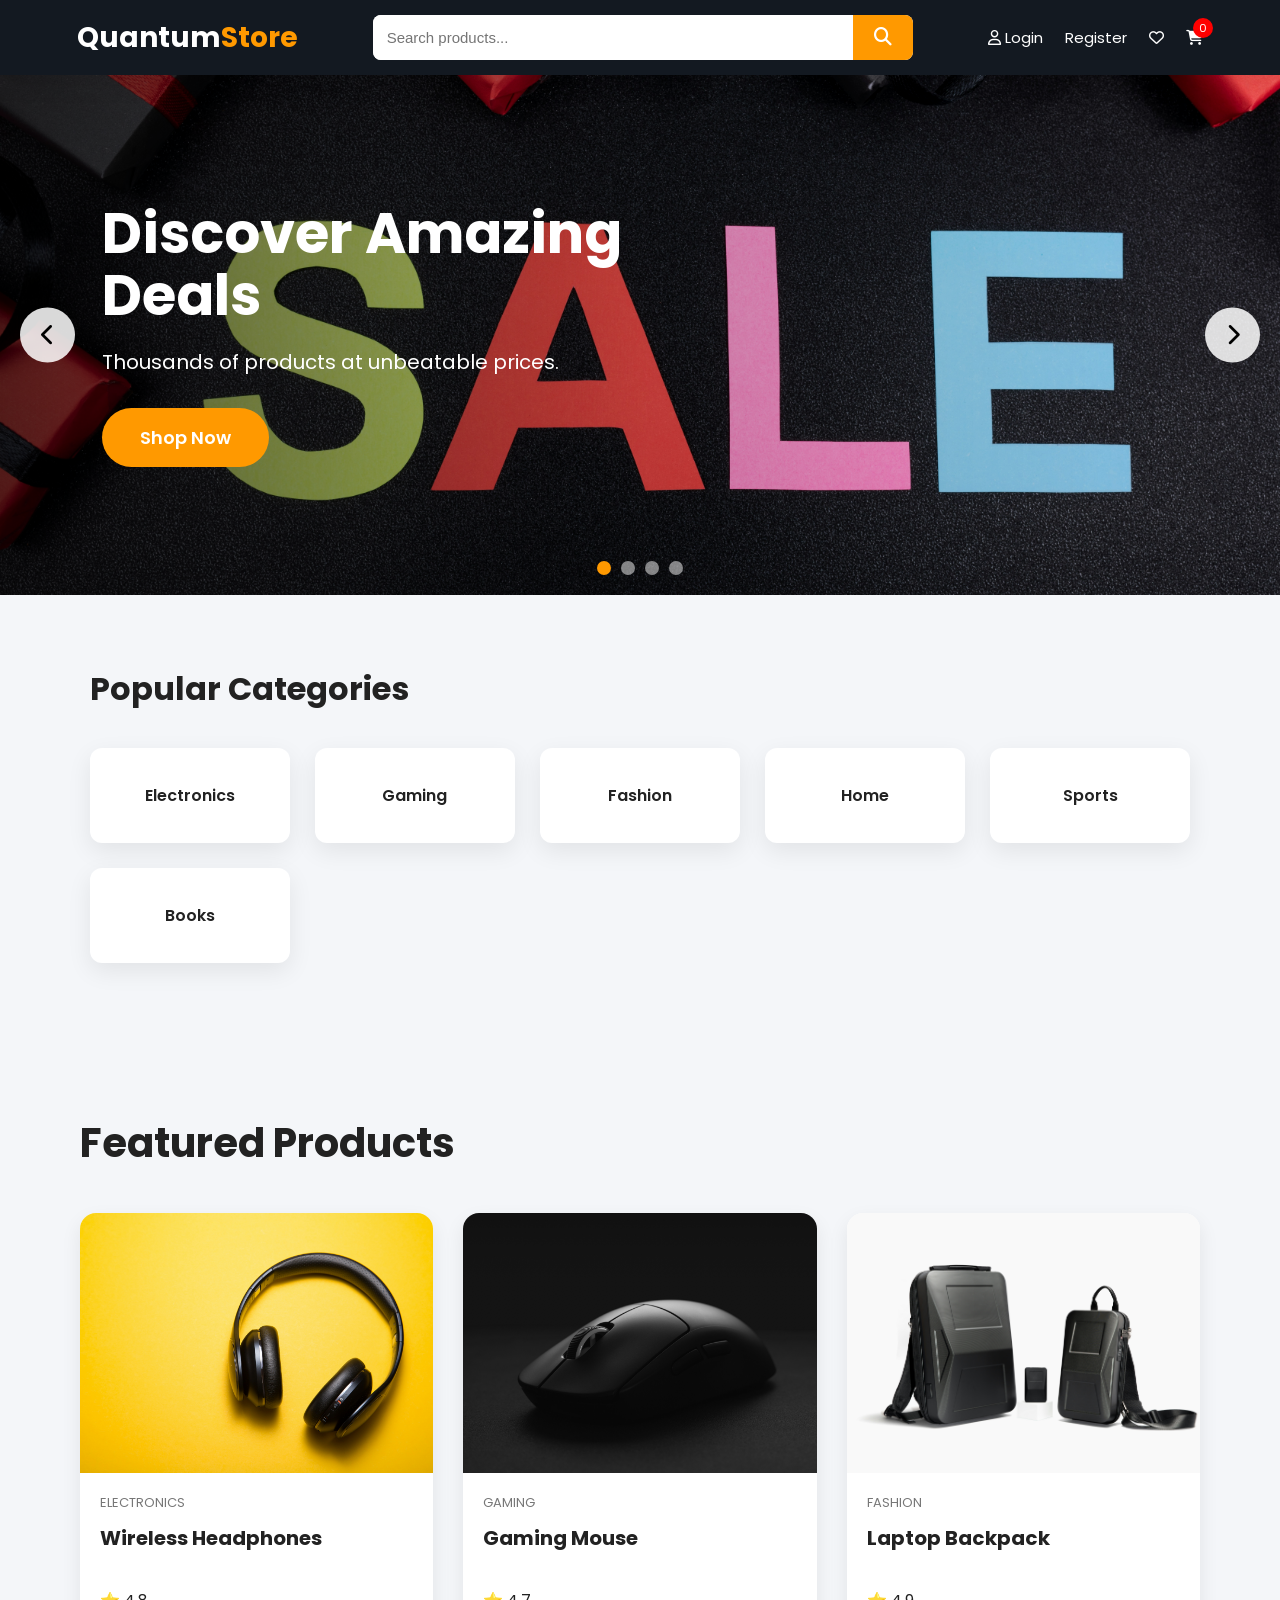
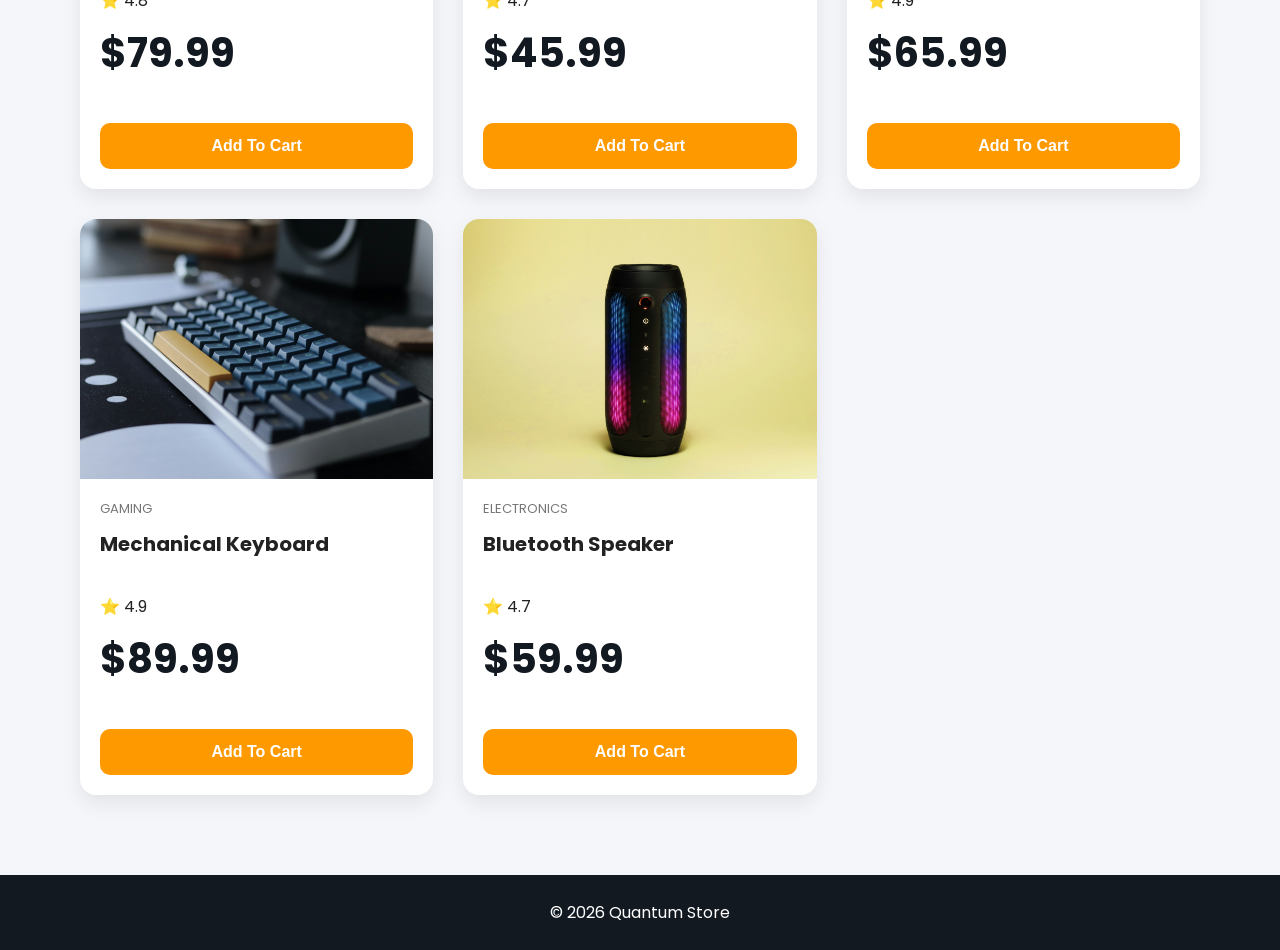
<file: docs/index.html>
<!DOCTYPE html>
<html lang="en">

<head>

    <meta charset="UTF-8">
    <meta name="viewport" content="width=device-width, initial-scale=1.0">

    <title>Quantum Store</title>

    <link rel="stylesheet" href="css/design.css">
    <link rel="stylesheet" href="css/responsive.css">

    <link rel="preconnect" href="https://fonts.googleapis.com">

    <link href="https://fonts.googleapis.com/css2?family=Poppins:wght@300;400;500;600;700&display=swap"
        rel="stylesheet">

    <link rel="stylesheet"
        href="https://cdnjs.cloudflare.com/ajax/libs/font-awesome/6.7.2/css/all.min.css">
        

</head>

<body>

    <header>

        <nav class="navbar">

            <div class="nav-left">

                <div class="hamburger">

                    <span></span>
                    <span></span>
                    <span></span>

                </div>

                <div class="logo">

                    <h2>Quantum<span>Store</span></h2>

                </div>

            </div>

            <div class="search-box">

                <input
    type="text"
    id="searchInput"
    placeholder="Search products..."
>

                <button>

                    <i class="fa-solid fa-magnifying-glass"></i>

                </button>

            </div>

            <div class="nav-right">

               <a href="login.html" id="login-link">
    <i class="fa-regular fa-user"></i>
    Login
</a>

<a href="register.html" id="register-link">
    Register
</a>

<span id="user-welcome" style="display:none;"></span>

<a href="#" id="logout-link" style="display:none;">
    Logout
</a>

                <a href="#">

                    <i class="fa-regular fa-heart"></i>

                </a>

                <a href="cart.html" class="cart">

                    <i class="fa-solid fa-cart-shopping"></i>

                    <span class="cart-count">0</span>

                </a>

            </div>

        </nav>

    </header>
    <!-- HERO SLIDER -->

<section class="hero">

    <div class="slides">

        <div class="slide active">

    <img src="images/hero/hero1.jpg" alt="Hero 1">

    <div class="hero-overlay">

        <h1>Discover Amazing Deals</h1>

        <p>Thousands of products at unbeatable prices.</p>

        <a href="#products" class="hero-btn">Shop Now</a>

    </div>

</div>

       <div class="slide">

    <img src="images/hero/hero2.jpg" alt="Hero 2">

    <div class="hero-overlay">

        <h1>Gaming Essentials</h1>

        <p>Upgrade your setup with premium gear.</p>

        <a href="#products" class="hero-btn">Shop Now</a>

    </div>

</div>
       <div class="slide">

    <img src="images/hero/hero3.jpg" alt="Hero 3">

    <div class="hero-overlay">

        <h1>Fashion Collection</h1>

        <p>Fresh styles for every occasion.</p>

        <a href="#products" class="hero-btn">Shop Now</a>

    </div>

</div>

       <div class="slide">

    <img src="images/hero/hero4.jpg" alt="Hero 4">

    <div class="hero-overlay">

        <h1>Home & Living</h1>

        <p>Everything you need to refresh your home.</p>

        <a href="#products" class="hero-btn">Shop Now</a>

    </div>

</div>

    </div>

    <button class="prev">
        <i class="fa-solid fa-chevron-left"></i>
    </button>

    <button class="next">
        <i class="fa-solid fa-chevron-right"></i>
    </button>

    <div class="dots">

        <span class="dot active"></span>

        <span class="dot"></span>

        <span class="dot"></span>

        <span class="dot"></span>

    </div>

</section>

    <!-- Mobile Menu -->

    <aside class="mobile-menu">

        <a href="index.html">Home</a>

        <a href="#">Today's Deals</a>

        <a href="#">Electronics</a>

        <a href="#">Fashion</a>

        <a href="#">Gaming</a>

        <a href="#">Books</a>

        <a href="login.html">Login</a>

        <a href="register.html">Register</a>

        <a href="cart.html">Cart</a>

    </aside>

   
    <!-- Categories -->

    <section class="categories">

        <h2>Popular Categories</h2>

        <div class="category-grid">

            <div class="category-card">Electronics</div>

            <div class="category-card">Gaming</div>

            <div class="category-card">Fashion</div>

            <div class="category-card">Home</div>

            <div class="category-card">Sports</div>

            <div class="category-card">Books</div>

        </div>

    </section>

    <!-- Products -->

    <section class="products" id="products">

        <h2>Featured Products</h2>

        <div class="product-grid">

        </div>

    </section>

    <footer>

        <p>

            © 2026 Quantum Store

        </p>

    </footer>

   <script src="js/menu.js"></script>
   <script src="js/app.js"></script>

</body>

</html>
</file>
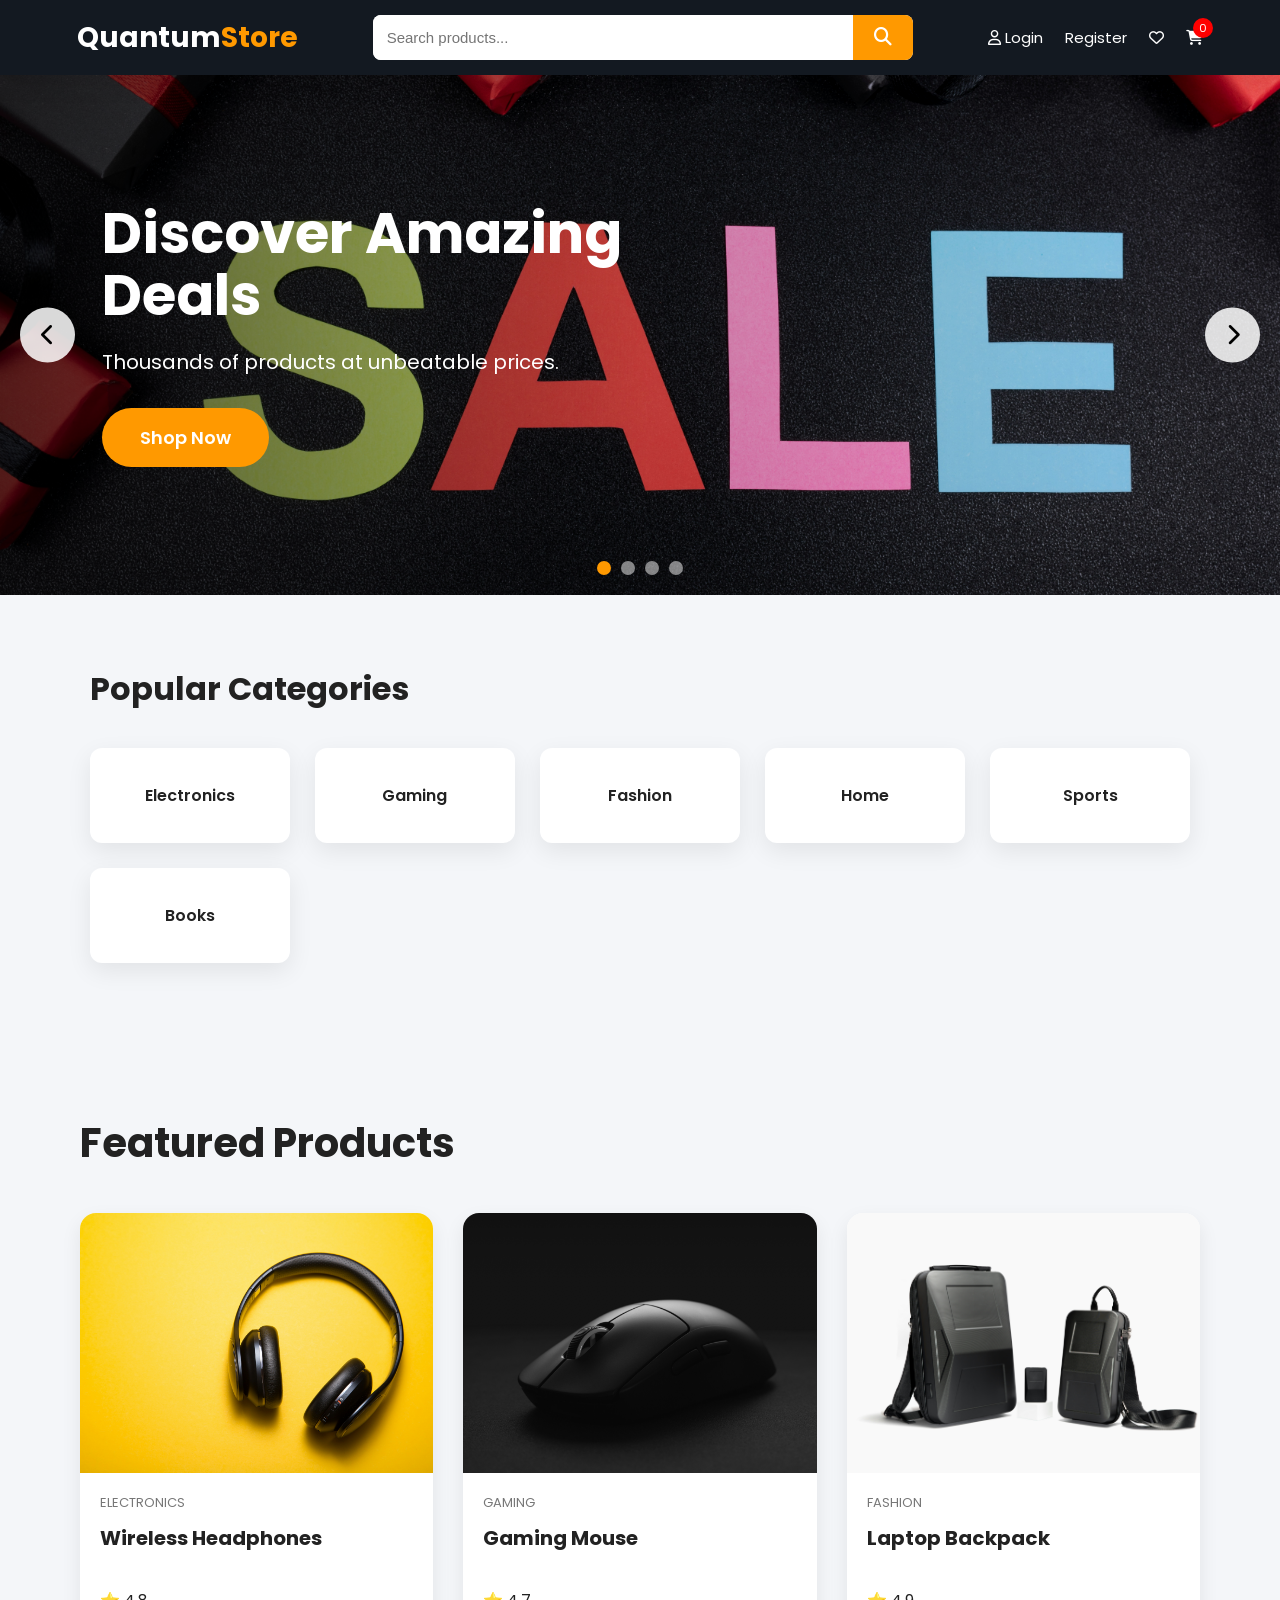
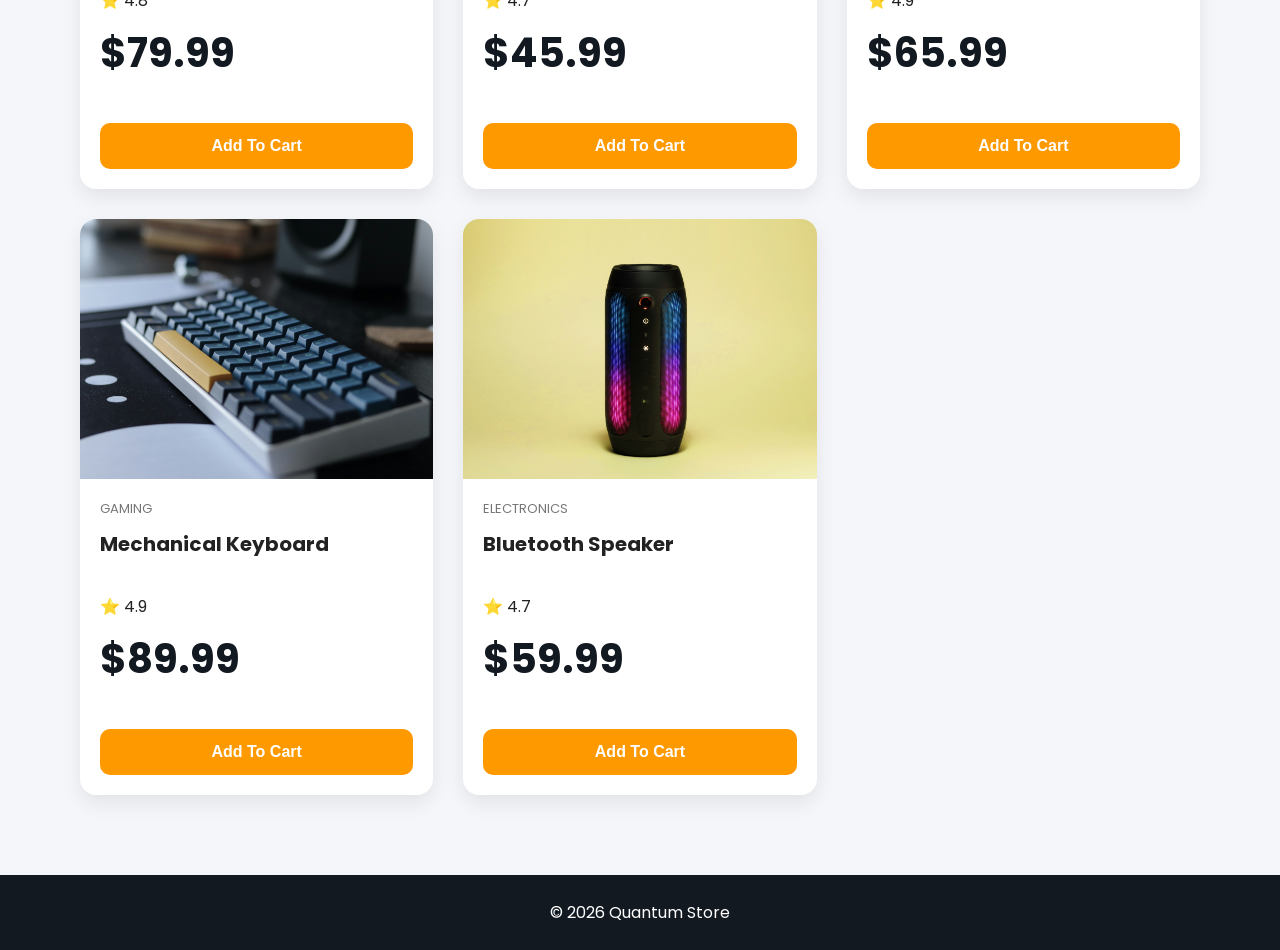
<file: html/index.html>
<!DOCTYPE html>
<html lang="en">

<head>

    <meta charset="UTF-8">
    <meta name="viewport" content="width=device-width, initial-scale=1.0">

    <title>Quantum Store</title>

    <link rel="stylesheet" href="../css/design.css">
    <link rel="stylesheet" href="../css/responsive.css">

    <link rel="preconnect" href="https://fonts.googleapis.com">

    <link href="https://fonts.googleapis.com/css2?family=Poppins:wght@300;400;500;600;700&display=swap"
        rel="stylesheet">

    <link rel="stylesheet"
        href="https://cdnjs.cloudflare.com/ajax/libs/font-awesome/6.7.2/css/all.min.css">
        

</head>

<body>

    <header>

        <nav class="navbar">

            <div class="nav-left">

                <div class="hamburger">

                    <span></span>
                    <span></span>
                    <span></span>

                </div>

                <div class="logo">

                    <h2>Quantum<span>Store</span></h2>

                </div>

            </div>

            <div class="search-box">

                <input
    type="text"
    id="searchInput"
    placeholder="Search products..."
>

                <button>

                    <i class="fa-solid fa-magnifying-glass"></i>

                </button>

            </div>

            <div class="nav-right">

               <a href="login.html" id="login-link">
    <i class="fa-regular fa-user"></i>
    Login
</a>

<a href="register.html" id="register-link">
    Register
</a>

<span id="user-welcome" style="display:none;"></span>

<a href="#" id="logout-link" style="display:none;">
    Logout
</a>

                <a href="#">

                    <i class="fa-regular fa-heart"></i>

                </a>

                <a href="cart.html" class="cart">

                    <i class="fa-solid fa-cart-shopping"></i>

                    <span class="cart-count">0</span>

                </a>

            </div>

        </nav>

    </header>
    <!-- HERO SLIDER -->

<section class="hero">

    <div class="slides">

        <div class="slide active">

    <img src="../images/hero/hero1.jpg" alt="Hero 1">

    <div class="hero-overlay">

        <h1>Discover Amazing Deals</h1>

        <p>Thousands of products at unbeatable prices.</p>

        <a href="#products" class="hero-btn">Shop Now</a>

    </div>

</div>

       <div class="slide">

    <img src="../images/hero/hero2.jpg" alt="Hero 2">

    <div class="hero-overlay">

        <h1>Gaming Essentials</h1>

        <p>Upgrade your setup with premium gear.</p>

        <a href="#products" class="hero-btn">Shop Now</a>

    </div>

</div>
       <div class="slide">

    <img src="../images/hero/hero3.jpg" alt="Hero 3">

    <div class="hero-overlay">

        <h1>Fashion Collection</h1>

        <p>Fresh styles for every occasion.</p>

        <a href="#products" class="hero-btn">Shop Now</a>

    </div>

</div>

       <div class="slide">

    <img src="../images/hero/hero4.jpg" alt="Hero 4">

    <div class="hero-overlay">

        <h1>Home & Living</h1>

        <p>Everything you need to refresh your home.</p>

        <a href="#products" class="hero-btn">Shop Now</a>

    </div>

</div>

    </div>

    <button class="prev">
        <i class="fa-solid fa-chevron-left"></i>
    </button>

    <button class="next">
        <i class="fa-solid fa-chevron-right"></i>
    </button>

    <div class="dots">

        <span class="dot active"></span>

        <span class="dot"></span>

        <span class="dot"></span>

        <span class="dot"></span>

    </div>

</section>

    <!-- Mobile Menu -->

    <aside class="mobile-menu">

        <a href="index.html">Home</a>

        <a href="#">Today's Deals</a>

        <a href="#">Electronics</a>

        <a href="#">Fashion</a>

        <a href="#">Gaming</a>

        <a href="#">Books</a>

        <a href="login.html">Login</a>

        <a href="register.html">Register</a>

        <a href="cart.html">Cart</a>

    </aside>

   
    <!-- Categories -->

    <section class="categories">

        <h2>Popular Categories</h2>

        <div class="category-grid">

            <div class="category-card">Electronics</div>

            <div class="category-card">Gaming</div>

            <div class="category-card">Fashion</div>

            <div class="category-card">Home</div>

            <div class="category-card">Sports</div>

            <div class="category-card">Books</div>

        </div>

    </section>

    <!-- Products -->

    <section class="products" id="products">

        <h2>Featured Products</h2>

        <div class="product-grid">

        </div>

    </section>

    <footer>

        <p>

            © 2026 Quantum Store

        </p>

    </footer>

    <script src="../js/menu.js"></script>
    <script src="../js/app.js"></script>

</body>

</html>
</file>
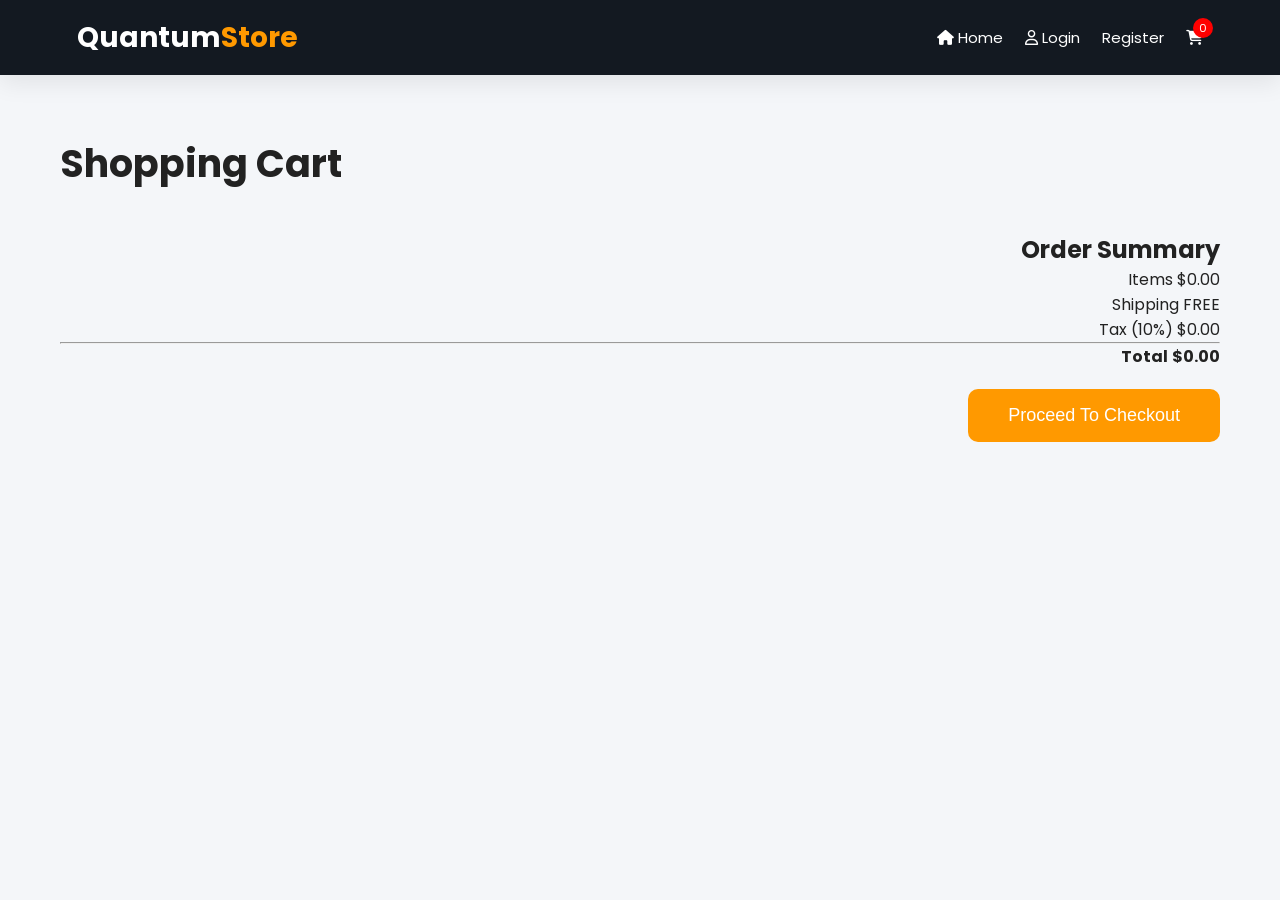
<file: docs/cart.html>
<!DOCTYPE html>
<html lang="en">

<head>

    <meta charset="UTF-8">
    <meta name="viewport" content="width=device-width, initial-scale=1.0">

    <title>Shopping Cart | Quantum Store</title>

    <link rel="stylesheet" href="css/design.css">
    <link rel="stylesheet" href="css/responsive.css">

    <link rel="preconnect" href="https://fonts.googleapis.com">

    <link href="https://fonts.googleapis.com/css2?family=Poppins:wght@300;400;500;600;700&display=swap"
        rel="stylesheet">

    <link rel="stylesheet"
        href="https://cdnjs.cloudflare.com/ajax/libs/font-awesome/6.7.2/css/all.min.css">

</head>

<body>

    <header>

        <nav class="navbar">

            <div class="logo">

                <h2>Quantum<span>Store</span></h2>

            </div>

            <div class="nav-right">

    <a href="index.html">
        <i class="fa-solid fa-house"></i>
        Home
    </a>

    <a href="login.html" id="login-link">
        <i class="fa-regular fa-user"></i>
        Login
    </a>

    <a href="register.html" id="register-link">
        Register
    </a>

    <span id="user-welcome" style="display:none;"></span>

    <a href="#" id="logout-link" style="display:none;">
        Logout
    </a>

    <a href="cart.html" class="cart">
        <i class="fa-solid fa-cart-shopping"></i>
        <span class="cart-count">0</span>
    </a>

</div>

        </nav>

    </header>

    <main class="cart-page">

        <h1>Shopping Cart</h1>

        <div class="cart-items">

            <!-- Products will appear here -->

        </div>

       <div class="cart-summary">

    <h2>Order Summary</h2>

    <div class="summary-row">
        <span>Items</span>
        <span>$<span id="items-total">0.00</span></span>
    </div>

    <div class="summary-row">
        <span>Shipping</span>
        <span>FREE</span>
    </div>

    <div class="summary-row">
        <span>Tax (10%)</span>
        <span>$<span id="tax-total">0.00</span></span>
    </div>

    <hr>

    <div class="summary-row total-row">
        <strong>Total</strong>
        <strong>$<span id="cart-total">0.00</span></strong>
    </div>

    <a href="checkout.html">

    <button class="checkout-btn">

        Proceed To Checkout

    </button>

</a>

</div>

    </main>

    <script src="js/cart.js"></script>

</body>

</html>
</file>
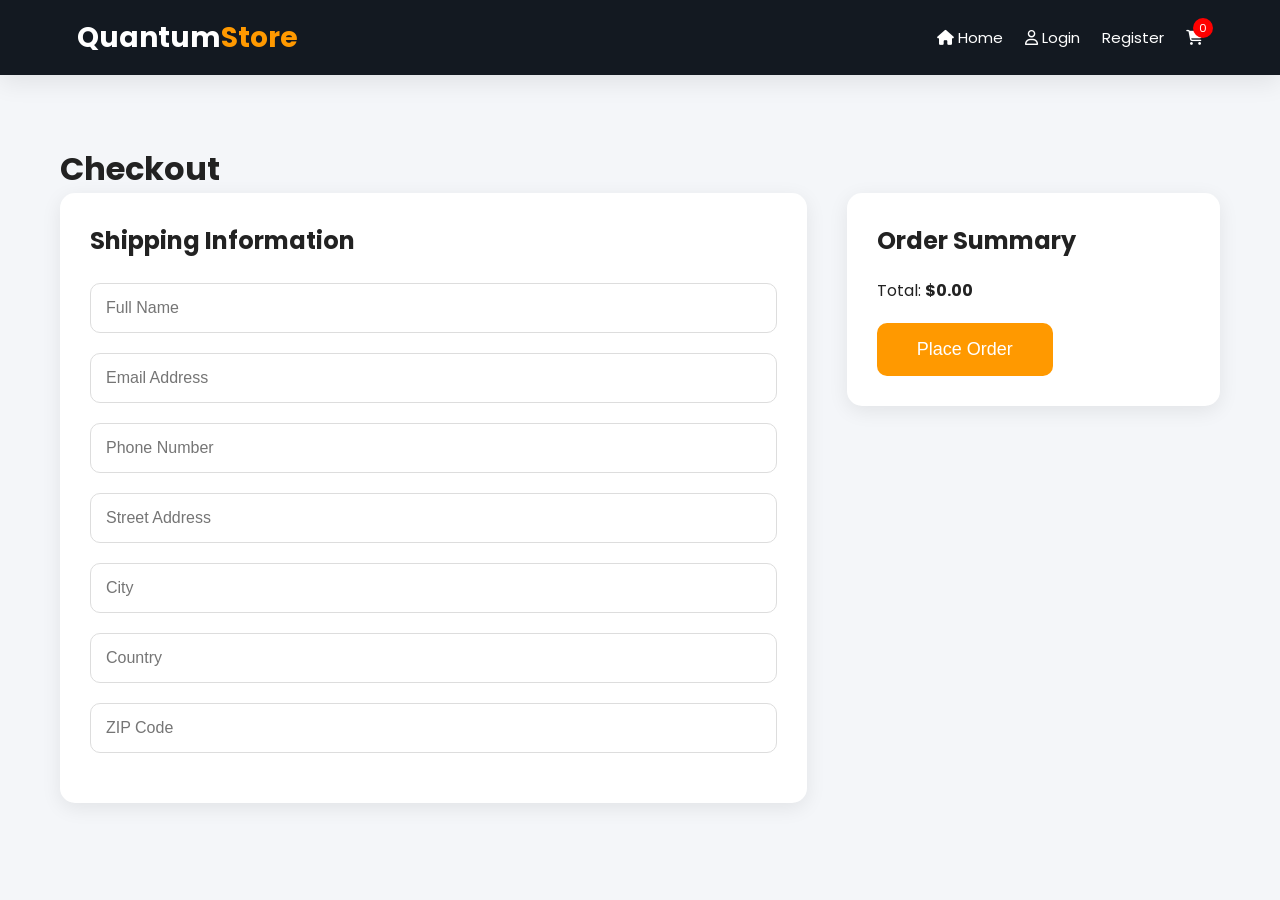
<file: docs/checkout.html>
<!DOCTYPE html>
<html lang="en">

<head>

    <meta charset="UTF-8">
    <meta name="viewport" content="width=device-width, initial-scale=1.0">

    <title>Shopping Cart | Quantum Store</title>

    <link rel="stylesheet" href="css/design.css">
    <link rel="stylesheet" href="css/responsive.css">

    <link rel="preconnect" href="https://fonts.googleapis.com">

    <link href="https://fonts.googleapis.com/css2?family=Poppins:wght@300;400;500;600;700&display=swap"
        rel="stylesheet">

    <link rel="stylesheet"
        href="https://cdnjs.cloudflare.com/ajax/libs/font-awesome/6.7.2/css/all.min.css">

</head>

<body>

    <header>

        <nav class="navbar">

            <div class="logo">

                <h2>Quantum<span>Store</span></h2>

            </div>

            <div class="nav-right">

    <a href="index.html">
        <i class="fa-solid fa-house"></i>
        Home
    </a>

    <a href="login.html" id="login-link">
        <i class="fa-regular fa-user"></i>
        Login
    </a>

    <a href="register.html" id="register-link">
        Register
    </a>

    <span id="user-welcome" style="display:none;"></span>

    <a href="#" id="logout-link" style="display:none;">
        Logout
    </a>

    <a href="cart.html" class="cart">
        <i class="fa-solid fa-cart-shopping"></i>
        <span class="cart-count">0</span>
    </a>

</div>
        </nav>

    </header>

    <main class="checkout-page">

    <h1>Checkout</h1>

    <div class="checkout-container">

        <div class="checkout-form">

            <h2>Shipping Information</h2>

            <input type="text" id="full-name" placeholder="Full Name">

            <input type="email" id="email" placeholder="Email Address">

            <input type="tel" id="phone" placeholder="Phone Number">

            <input type="text" id="address" placeholder="Street Address">

            <input type="text" id="city" placeholder="City">

            <input type="text" id="country" placeholder="Country">

            <input type="text" id="zip" placeholder="ZIP Code">
        </div>

        <div class="order-summary">

            <h2>Order Summary</h2>

            <p>Total: <strong>$<span id="checkout-total">0.00</span></strong></p>

           <button
    class="checkout-btn"
    id="place-order"
>

    Place Order

</button>
        </div>

    </div>

</main>

    <script src="../js/checkout.js"></script>

</body>

</html>
</file>
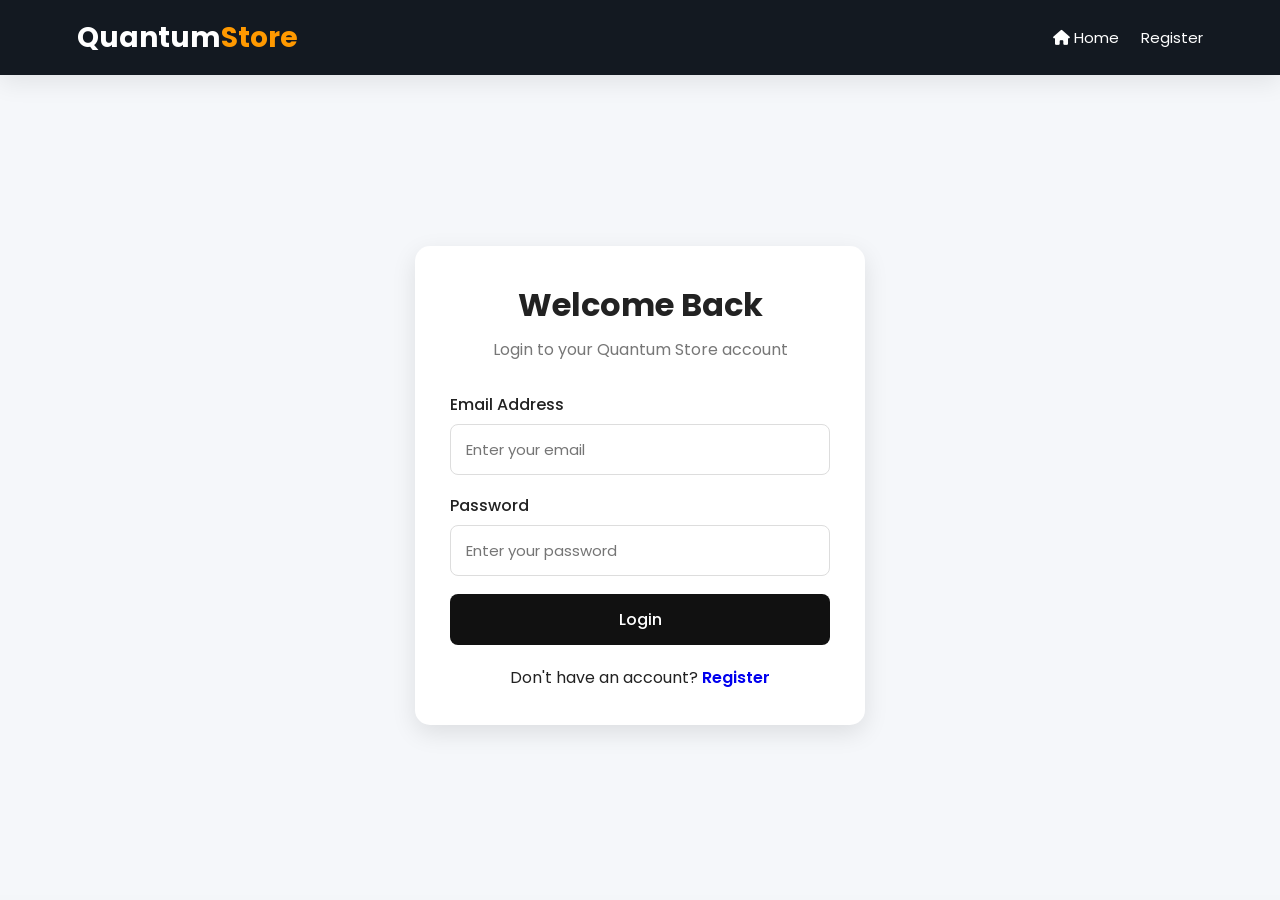
<file: docs/login.html>
<!DOCTYPE html>
<html lang="en">

<head>

    <meta charset="UTF-8">
    <meta name="viewport" content="width=device-width, initial-scale=1.0">

    <title>Login | Quantum Store</title>

    <link rel="stylesheet" href="css/design.css">
    <link rel="stylesheet" href="css/responsive.css">

    <link rel="preconnect" href="https://fonts.googleapis.com">

    <link href="https://fonts.googleapis.com/css2?family=Poppins:wght@300;400;500;600;700&display=swap"
        rel="stylesheet">

    <link rel="stylesheet"
        href="https://cdnjs.cloudflare.com/ajax/libs/font-awesome/6.7.2/css/all.min.css">

</head>

<body>

    <header>

        <nav class="navbar">

            <div class="logo">

                <h2>Quantum<span>Store</span></h2>

            </div>

            <div class="nav-right">

                <a href="index.html">
                    <i class="fa-solid fa-house"></i>
                    Home
                </a>

                <a href="register.html">
                    Register
                </a>

            </div>

        </nav>

    </header>


    <main class="auth-page">

        <div class="auth-container">

            <h1>Welcome Back</h1>

            <p class="auth-subtitle">
                Login to your Quantum Store account
            </p>


            <form id="loginForm">

                <label for="login-email">
                    Email Address
                </label>

                <input
                    type="email"
                    id="login-email"
                    placeholder="Enter your email"
                    required
                >


                <label for="login-password">
                    Password
                </label>

                <input
                    type="password"
                    id="login-password"
                    placeholder="Enter your password"
                    required
                >


                <button type="submit" class="auth-btn">
                    Login
                </button>

            </form>


            <p id="login-message"></p>


            <p class="auth-link">

                Don't have an account?

                <a href="register.html">
                    Register
                </a>

            </p>

        </div>

    </main>


    <script src="js/login.js"></script>

</body>

</html>
</file>
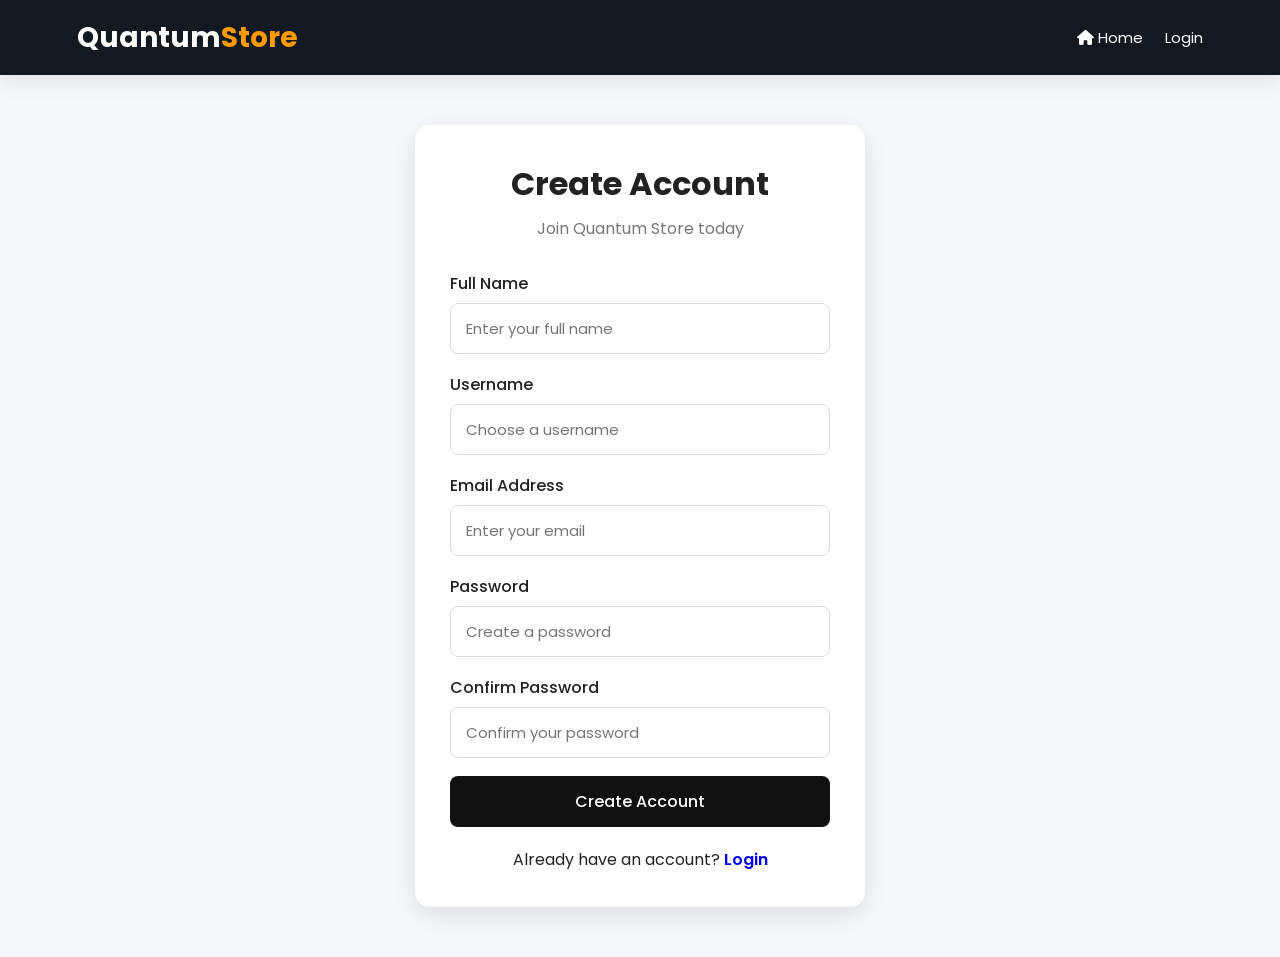
<file: docs/register.html>
<!DOCTYPE html>
<html lang="en">

<head>

    <meta charset="UTF-8">
    <meta name="viewport" content="width=device-width, initial-scale=1.0">

    <title>Register | Quantum Store</title>

    <link rel="stylesheet" href="css/design.css">
    <link rel="stylesheet" href="css/responsive.css">

    <link rel="preconnect" href="https://fonts.googleapis.com">

    <link href="https://fonts.googleapis.com/css2?family=Poppins:wght@300;400;500;600;700&display=swap"
        rel="stylesheet">

    <link rel="stylesheet"
        href="https://cdnjs.cloudflare.com/ajax/libs/font-awesome/6.7.2/css/all.min.css">

</head>

<body>

    <header>

        <nav class="navbar">

            <div class="logo">

                <h2>Quantum<span>Store</span></h2>

            </div>

            <div class="nav-right">

                <a href="index.html">
                    <i class="fa-solid fa-house"></i>
                    Home
                </a>

                <a href="login.html">
                    Login
                </a>

            </div>

        </nav>

    </header>


    <main class="auth-page">

        <div class="auth-container">

            <h1>Create Account</h1>

            <p class="auth-subtitle">
                Join Quantum Store today
            </p>

            <form id="registerForm">

                <label for="register-name">
                    Full Name
                </label>

                <input
                    type="text"
                    id="register-name"
                    placeholder="Enter your full name"
                    required
                >


                <label for="register-username">
                    Username
                </label>

                <input
                    type="text"
                    id="register-username"
                    placeholder="Choose a username"
                    required
                >


                <label for="register-email">
                    Email Address
                </label>

                <input
                    type="email"
                    id="register-email"
                    placeholder="Enter your email"
                    required
                >


                <label for="register-password">
                    Password
                </label>

                <input
                    type="password"
                    id="register-password"
                    placeholder="Create a password"
                    required
                >


                <label for="register-confirm-password">
                    Confirm Password
                </label>

                <input
                    type="password"
                    id="register-confirm-password"
                    placeholder="Confirm your password"
                    required
                >


                <button type="submit" class="auth-btn">
                    Create Account
                </button>

            </form>

            <p id="register-message"></p>

            <p class="auth-link">

                Already have an account?

                <a href="login.html">
                    Login
                </a>

            </p>

        </div>

    </main>


    <script src="js/register.js"></script>

</body>

</html>
</file>
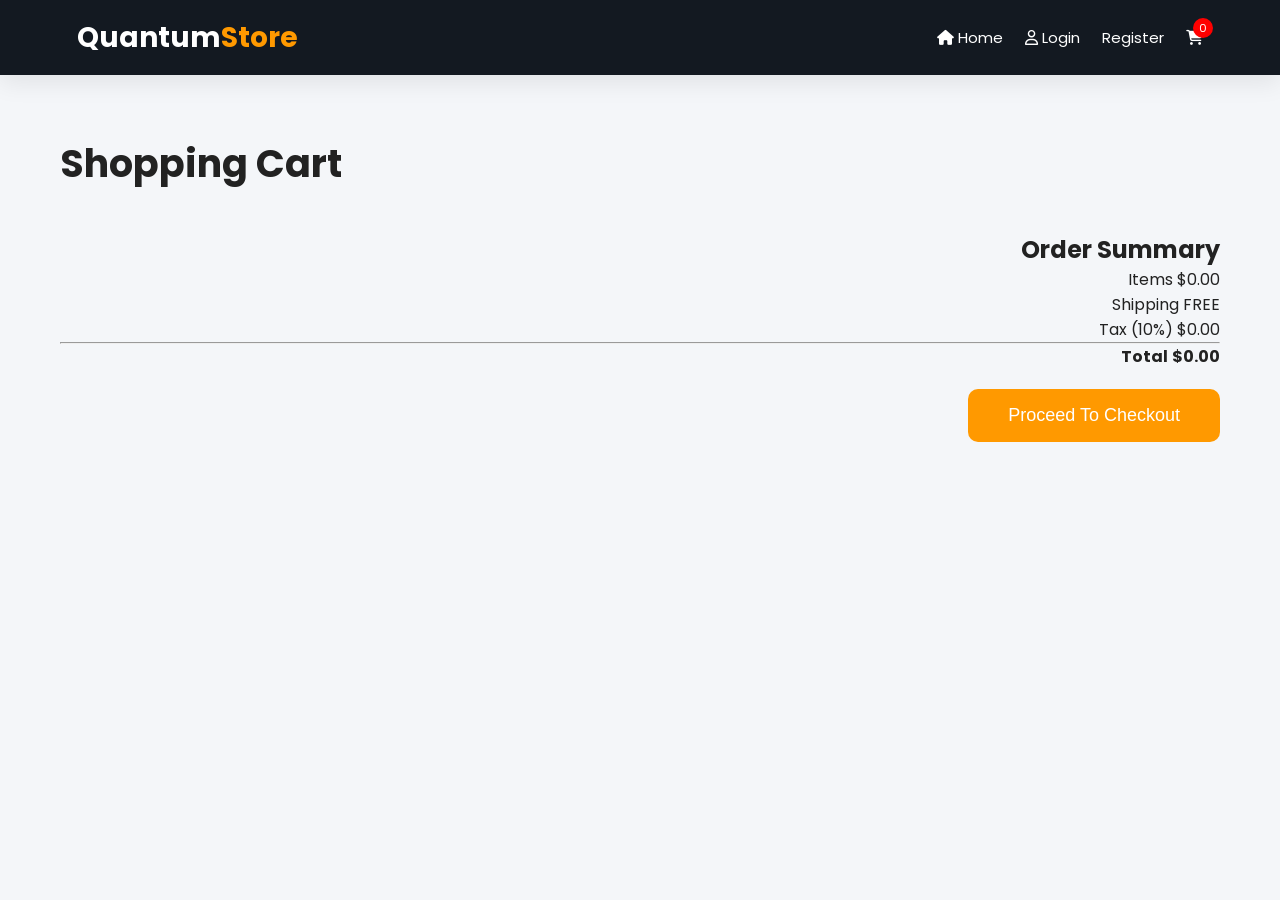
<file: html/cart.html>
<!DOCTYPE html>
<html lang="en">

<head>

    <meta charset="UTF-8">
    <meta name="viewport" content="width=device-width, initial-scale=1.0">

    <title>Shopping Cart | Quantum Store</title>

    <link rel="stylesheet" href="../css/design.css">
    <link rel="stylesheet" href="../css/responsive.css">

    <link rel="preconnect" href="https://fonts.googleapis.com">

    <link href="https://fonts.googleapis.com/css2?family=Poppins:wght@300;400;500;600;700&display=swap"
        rel="stylesheet">

    <link rel="stylesheet"
        href="https://cdnjs.cloudflare.com/ajax/libs/font-awesome/6.7.2/css/all.min.css">

</head>

<body>

    <header>

        <nav class="navbar">

            <div class="logo">

                <h2>Quantum<span>Store</span></h2>

            </div>

            <div class="nav-right">

    <a href="index.html">
        <i class="fa-solid fa-house"></i>
        Home
    </a>

    <a href="login.html" id="login-link">
        <i class="fa-regular fa-user"></i>
        Login
    </a>

    <a href="register.html" id="register-link">
        Register
    </a>

    <span id="user-welcome" style="display:none;"></span>

    <a href="#" id="logout-link" style="display:none;">
        Logout
    </a>

    <a href="cart.html" class="cart">
        <i class="fa-solid fa-cart-shopping"></i>
        <span class="cart-count">0</span>
    </a>

</div>

        </nav>

    </header>

    <main class="cart-page">

        <h1>Shopping Cart</h1>

        <div class="cart-items">

            <!-- Products will appear here -->

        </div>

       <div class="cart-summary">

    <h2>Order Summary</h2>

    <div class="summary-row">
        <span>Items</span>
        <span>$<span id="items-total">0.00</span></span>
    </div>

    <div class="summary-row">
        <span>Shipping</span>
        <span>FREE</span>
    </div>

    <div class="summary-row">
        <span>Tax (10%)</span>
        <span>$<span id="tax-total">0.00</span></span>
    </div>

    <hr>

    <div class="summary-row total-row">
        <strong>Total</strong>
        <strong>$<span id="cart-total">0.00</span></strong>
    </div>

    <a href="checkout.html">

    <button class="checkout-btn">

        Proceed To Checkout

    </button>

</a>

</div>

    </main>

    <script src="../js/cart.js"></script>

</body>

</html>
</file>
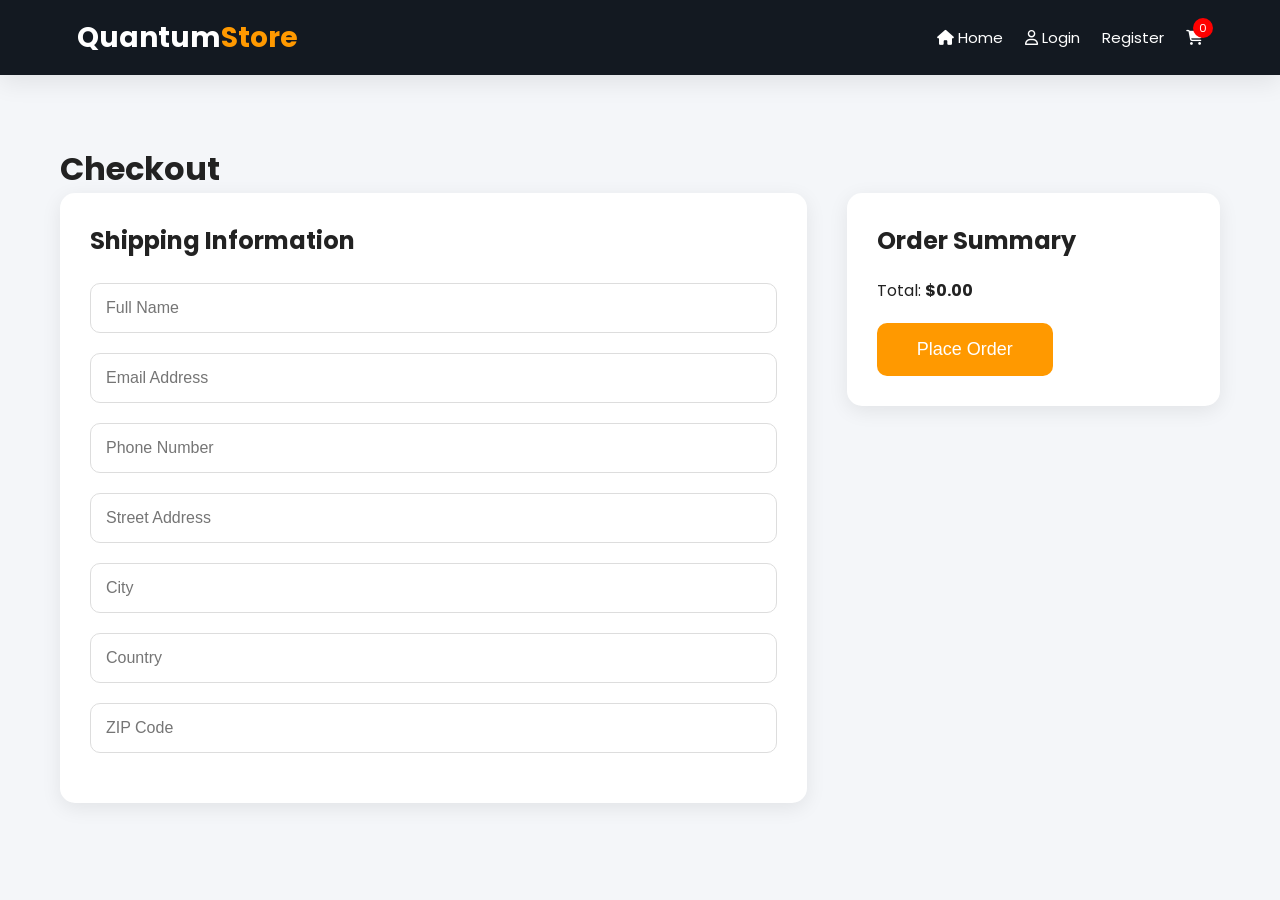
<file: html/checkout.html>
<!DOCTYPE html>
<html lang="en">

<head>

    <meta charset="UTF-8">
    <meta name="viewport" content="width=device-width, initial-scale=1.0">

    <title>Shopping Cart | Quantum Store</title>

    <link rel="stylesheet" href="../css/design.css">
    <link rel="stylesheet" href="../css/responsive.css">

    <link rel="preconnect" href="https://fonts.googleapis.com">

    <link href="https://fonts.googleapis.com/css2?family=Poppins:wght@300;400;500;600;700&display=swap"
        rel="stylesheet">

    <link rel="stylesheet"
        href="https://cdnjs.cloudflare.com/ajax/libs/font-awesome/6.7.2/css/all.min.css">

</head>

<body>

    <header>

        <nav class="navbar">

            <div class="logo">

                <h2>Quantum<span>Store</span></h2>

            </div>

            <div class="nav-right">

    <a href="index.html">
        <i class="fa-solid fa-house"></i>
        Home
    </a>

    <a href="login.html" id="login-link">
        <i class="fa-regular fa-user"></i>
        Login
    </a>

    <a href="register.html" id="register-link">
        Register
    </a>

    <span id="user-welcome" style="display:none;"></span>

    <a href="#" id="logout-link" style="display:none;">
        Logout
    </a>

    <a href="cart.html" class="cart">
        <i class="fa-solid fa-cart-shopping"></i>
        <span class="cart-count">0</span>
    </a>

</div>
        </nav>

    </header>

    <main class="checkout-page">

    <h1>Checkout</h1>

    <div class="checkout-container">

        <div class="checkout-form">

            <h2>Shipping Information</h2>

            <input type="text" id="full-name" placeholder="Full Name">

            <input type="email" id="email" placeholder="Email Address">

            <input type="tel" id="phone" placeholder="Phone Number">

            <input type="text" id="address" placeholder="Street Address">

            <input type="text" id="city" placeholder="City">

            <input type="text" id="country" placeholder="Country">

            <input type="text" id="zip" placeholder="ZIP Code">
        </div>

        <div class="order-summary">

            <h2>Order Summary</h2>

            <p>Total: <strong>$<span id="checkout-total">0.00</span></strong></p>

           <button
    class="checkout-btn"
    id="place-order"
>

    Place Order

</button>
        </div>

    </div>

</main>

    <script src="../js/checkout.js"></script>

</body>

</html>
</file>
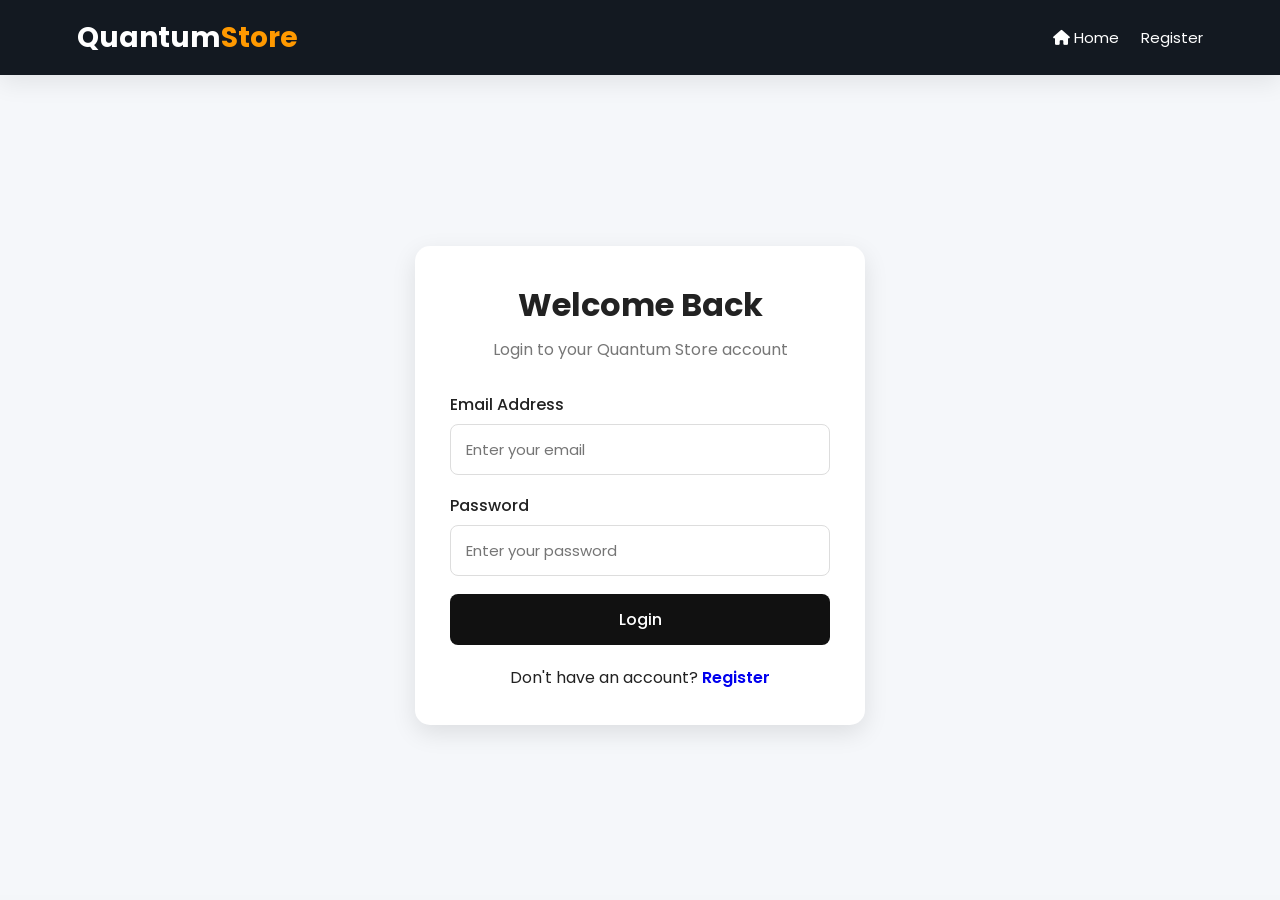
<file: html/login.html>
<!DOCTYPE html>
<html lang="en">

<head>

    <meta charset="UTF-8">
    <meta name="viewport" content="width=device-width, initial-scale=1.0">

    <title>Login | Quantum Store</title>

    <link rel="stylesheet" href="../css/design.css">
    <link rel="stylesheet" href="../css/responsive.css">

    <link rel="preconnect" href="https://fonts.googleapis.com">

    <link href="https://fonts.googleapis.com/css2?family=Poppins:wght@300;400;500;600;700&display=swap"
        rel="stylesheet">

    <link rel="stylesheet"
        href="https://cdnjs.cloudflare.com/ajax/libs/font-awesome/6.7.2/css/all.min.css">

</head>

<body>

    <header>

        <nav class="navbar">

            <div class="logo">

                <h2>Quantum<span>Store</span></h2>

            </div>

            <div class="nav-right">

                <a href="index.html">
                    <i class="fa-solid fa-house"></i>
                    Home
                </a>

                <a href="register.html">
                    Register
                </a>

            </div>

        </nav>

    </header>


    <main class="auth-page">

        <div class="auth-container">

            <h1>Welcome Back</h1>

            <p class="auth-subtitle">
                Login to your Quantum Store account
            </p>


            <form id="loginForm">

                <label for="login-email">
                    Email Address
                </label>

                <input
                    type="email"
                    id="login-email"
                    placeholder="Enter your email"
                    required
                >


                <label for="login-password">
                    Password
                </label>

                <input
                    type="password"
                    id="login-password"
                    placeholder="Enter your password"
                    required
                >


                <button type="submit" class="auth-btn">
                    Login
                </button>

            </form>


            <p id="login-message"></p>


            <p class="auth-link">

                Don't have an account?

                <a href="register.html">
                    Register
                </a>

            </p>

        </div>

    </main>


    <script src="../js/login.js"></script>

</body>

</html>
</file>
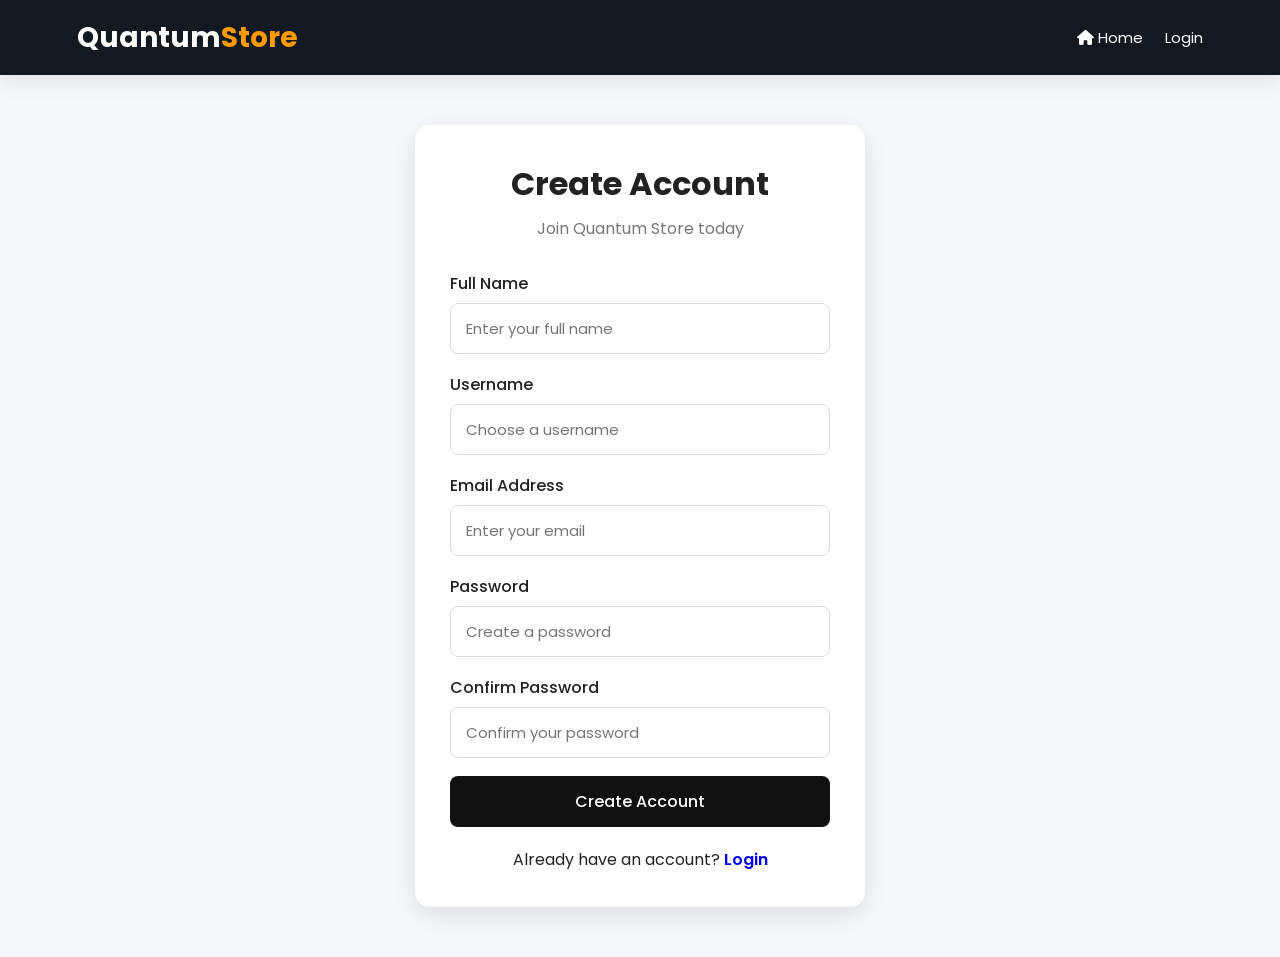
<file: html/register.html>
<!DOCTYPE html>
<html lang="en">

<head>

    <meta charset="UTF-8">
    <meta name="viewport" content="width=device-width, initial-scale=1.0">

    <title>Register | Quantum Store</title>

    <link rel="stylesheet" href="../css/design.css">
    <link rel="stylesheet" href="../css/responsive.css">

    <link rel="preconnect" href="https://fonts.googleapis.com">

    <link href="https://fonts.googleapis.com/css2?family=Poppins:wght@300;400;500;600;700&display=swap"
        rel="stylesheet">

    <link rel="stylesheet"
        href="https://cdnjs.cloudflare.com/ajax/libs/font-awesome/6.7.2/css/all.min.css">

</head>

<body>

    <header>

        <nav class="navbar">

            <div class="logo">

                <h2>Quantum<span>Store</span></h2>

            </div>

            <div class="nav-right">

                <a href="index.html">
                    <i class="fa-solid fa-house"></i>
                    Home
                </a>

                <a href="login.html">
                    Login
                </a>

            </div>

        </nav>

    </header>


    <main class="auth-page">

        <div class="auth-container">

            <h1>Create Account</h1>

            <p class="auth-subtitle">
                Join Quantum Store today
            </p>

            <form id="registerForm">

                <label for="register-name">
                    Full Name
                </label>

                <input
                    type="text"
                    id="register-name"
                    placeholder="Enter your full name"
                    required
                >


                <label for="register-username">
                    Username
                </label>

                <input
                    type="text"
                    id="register-username"
                    placeholder="Choose a username"
                    required
                >


                <label for="register-email">
                    Email Address
                </label>

                <input
                    type="email"
                    id="register-email"
                    placeholder="Enter your email"
                    required
                >


                <label for="register-password">
                    Password
                </label>

                <input
                    type="password"
                    id="register-password"
                    placeholder="Create a password"
                    required
                >


                <label for="register-confirm-password">
                    Confirm Password
                </label>

                <input
                    type="password"
                    id="register-confirm-password"
                    placeholder="Confirm your password"
                    required
                >


                <button type="submit" class="auth-btn">
                    Create Account
                </button>

            </form>

            <p id="register-message"></p>

            <p class="auth-link">

                Already have an account?

                <a href="login.html">
                    Login
                </a>

            </p>

        </div>

    </main>


    <script src="../js/register.js"></script>

</body>

</html>
</file>
<file: docs/css/design.css>
/* ==========================================
   QUANTUM STORE
   Main Stylesheet
========================================== */

:root{

    --primary:#131921;
    --secondary:#232F3E;
    --accent:#FF9900;
    --background:#F4F6F9;
    --white:#ffffff;
    --black:#222;
    --gray:#666;
    --border:#e5e5e5;

    --radius:12px;

    --shadow:0 8px 25px rgba(0,0,0,.08);

    --transition:.35s;

}

*{

    margin:0;
    padding:0;
    box-sizing:border-box;

}

html{

    scroll-behavior:smooth;
    width:100%;
    max-width:100%;

}

body{

    font-family:'Poppins',sans-serif;
    background:var(--background);
    color:var(--black);

    width:100%;
    max-width:100%;
    margin:0;

}

body{

    font-family:'Poppins',sans-serif;
    background:var(--background);
    color:var(--black);

}

a{

    text-decoration:none;

}

img{

    max-width:100%;

}

button{

    cursor:pointer;
    border:none;

}

/* ==========================
        NAVBAR
========================== */

header{

    position:sticky;
    top:0;
    z-index:999;

}

.navbar{

    height:75px;

    background:var(--primary);

    display:flex;

    justify-content:space-between;

    align-items:center;

    padding:0 6%;

    box-shadow:var(--shadow);

}

.nav-left{

    display:flex;

    align-items:center;

    gap:18px;

}

.logo h2{

    color:white;

    font-size:28px;

}

.logo span{

    color:var(--accent);

}

.search-box{

    width:48%;

    display:flex;

    overflow:hidden;

    border-radius:8px;

    background:white;

}

.search-box input{

    flex:1;

    border:none;

    outline:none;

    padding:14px;

    font-size:15px;

}

.search-box button{

    width:60px;

    background:var(--accent);

    color:white;

    font-size:18px;

}

.nav-right{

    display:flex;

    align-items:center;

    gap:22px;

}

.nav-right a{

    color:white;

    font-size:15px;

    transition:var(--transition);

}

.nav-right a:hover{

    color:var(--accent);

}

.cart{

    position:relative;

}

.cart-count{

    position:absolute;

    top:-8px;
    right:-10px;

    width:20px;
    height:20px;

    border-radius:50%;

    background:red;

    color:white;

    display:flex;

    justify-content:center;

    align-items:center;

    font-size:11px;

}

.hamburger{

    width:30px;

    display:none;

    flex-direction:column;

    gap:5px;

    cursor:pointer;

}

.hamburger span{

    height:3px;

    border-radius:10px;

    background:white;

    transition:.4s;

}

/* ==========================
      MOBILE MENU
========================== */

.mobile-menu{

    position:fixed;

    left:-300px;

    top:75px;

    width:270px;

    height:100vh;

    background:white;

    box-shadow:var(--shadow);

    display:flex;

    flex-direction:column;

    transition:.4s;

}

.mobile-menu.active{

    left:0;

}

.mobile-menu a{

    padding:18px 30px;

    color:#222;

    border-bottom:1px solid #eee;

    transition:.3s;

}

.mobile-menu a:hover{

    background:#f2f2f2;

    padding-left:40px;

}

/* ==========================================
   HERO SLIDER
========================================== */

.hero{

    position:relative;

    width:100%;

    height:520px;

    overflow:hidden;

    background:#ddd;

}

.slides{

    width:100%;

    height:100%;

    position:relative;

}

.slide{

    position:absolute;

    width:100%;

    height:100%;

    opacity:0;

    transition:opacity .8s ease-in-out;

}

.slide.active{

    opacity:1;

}

.slide img{

    width:100%;

    height:100%;

    object-fit:cover;

}

.prev,
.next{

    position:absolute;

    top:50%;

    transform:translateY(-50%);

    width:55px;

    height:55px;

    border:none;

    border-radius:50%;

    background:rgba(255,255,255,.85);

    cursor:pointer;

    font-size:22px;

    transition:.3s;

    z-index:5;

}

.prev:hover,
.next:hover{

    background:white;

}

.prev{

    left:20px;

}

.next{

    right:20px;

}

.dots{

    position:absolute;

    bottom:20px;

    left:50%;

    transform:translateX(-50%);

    display:flex;

    gap:10px;

    z-index:5;

}

.dot{

    width:14px;

    height:14px;

    border-radius:50%;

    background:white;

    opacity:.5;

    cursor:pointer;

}

.dot.active{

    opacity:1;

    background:#ff9900;

}

/* ==========================
      CATEGORIES
========================== */

.categories{

    padding:70px 7%;

}

.categories h2{

    margin-bottom:35px;

    font-size:32px;

}

.category-grid{

    display:grid;

    grid-template-columns:repeat(auto-fit,minmax(180px,1fr));

    gap:25px;

}

.category-card{

    background:white;

    padding:35px;

    border-radius:12px;

    text-align:center;

    font-weight:600;

    box-shadow:var(--shadow);

    transition:.35s;

}

.category-card:hover{

    transform:translateY(-10px);

}
/* ==========================================
   PRODUCT GRID
========================================== */

.products{

    padding:80px;

}

.products h2{

    font-size:40px;

    margin-bottom:40px;

}

.product-grid{

    display:grid;

    grid-template-columns:repeat(auto-fit,minmax(280px,1fr));

    gap:30px;

}

/* ==========================================
   PRODUCT CARD
========================================== */

.product-card{

    background:#fff;

    border-radius:16px;

    overflow:hidden;

    box-shadow:0 8px 20px rgba(0,0,0,.08);

    transition:0.3s;

    display:flex;

    flex-direction:column;

}

.product-card:hover{

    transform:translateY(-8px);

    box-shadow:0 15px 35px rgba(0,0,0,.15);

}

.product-card img{

    width:100%;

    height:260px;

    object-fit:cover;

    background:#f7f7f7;

}

.product-info{

    padding:20px;

    display:flex;

    flex-direction:column;

    flex:1;

}

.product-info small{

    color:#777;

    font-size:13px;

    text-transform:uppercase;

}

.product-info h3{

    margin:10px 0;

    font-size:20px;

    min-height:55px;

}

.stars{

    color:#ff9900;

    margin:10px 0;

}

.product-info h2{

    color:#131921;

    margin-top:10px;

}

.product-info button{

    margin-top:auto;

    padding:14px;

    border:none;

    border-radius:10px;

    background:#ff9900;

    color:white;

    font-size:16px;

    font-weight:600;

    cursor:pointer;

    transition:.3s;

}

.product-info button:hover{

    background:#e68a00;

}

/* ==========================
        FOOTER
========================== */

footer{

    background:var(--primary);

    color:white;

    text-align:center;

    padding:25px;

}
.hamburger.active span:nth-child(1){

    transform:rotate(45deg) translateY(11px);

}

.hamburger.active span:nth-child(2){

    opacity:0;

}

.hamburger.active span:nth-child(3){

    transform:rotate(-45deg) translateY(-11px);

}
/* ==========================================
   HERO OVERLAY
========================================== */

.hero-overlay{

    position:absolute;

    top:0;

    left:0;

    width:100%;

    height:100%;

    display:flex;

    flex-direction:column;

    justify-content:center;

    align-items:flex-start;

    padding:0 8%;

    background:linear-gradient(
        to right,
        rgba(0,0,0,.65),
        rgba(0,0,0,.20),
        rgba(0,0,0,0)
    );

    color:#fff;

    z-index:2;

}

.hero-overlay h1{

    font-size:56px;

    font-weight:700;

    margin-bottom:20px;

    max-width:600px;

    line-height:1.1;

}

.hero-overlay p{

    font-size:20px;

    margin-bottom:30px;

    max-width:500px;

    line-height:1.6;

}

.hero-btn{

    display:inline-block;

    padding:16px 38px;

    border-radius:50px;

    background:#ff9900;

    color:#fff;

    text-decoration:none;

    font-weight:600;

    font-size:18px;

    transition:.3s;

}

.hero-btn:hover{

    background:#e68a00;

    transform:translateY(-3px);

}
/* ==========================================
   SHOPPING CART
========================================== */

.cart-page{

    max-width:1200px;

    margin:40px auto;

    padding:20px;

}

.cart-page h1{

    margin-bottom:30px;

    font-size:38px;

}

.cart-item{

    display:flex;

    align-items:center;

    gap:25px;

    background:#fff;

    border-radius:15px;

    padding:20px;

    margin-bottom:20px;

    box-shadow:0 5px 15px rgba(0,0,0,.08);

}

.cart-item img{

    width:120px;

    height:120px;

    object-fit:cover;

    border-radius:10px;

    background:#f5f5f5;

}

.cart-info{

    flex:1;

}

.cart-info h3{

    margin-bottom:10px;

    font-size:24px;

}

.cart-info p{

    color:#777;

    margin-bottom:10px;

}

.cart-info h2{

    color:#ff9900;

}

.remove-btn{

    border:none;

    background:#e53935;

    color:#fff;

    padding:12px 22px;

    border-radius:8px;

    cursor:pointer;

    transition:.3s;

}

.remove-btn:hover{

    background:#c62828;

}

.cart-summary{

    margin-top:40px;

    text-align:right;

}

.checkout-btn{

    margin-top:20px;

    background:#ff9900;

    color:#fff;

    border:none;

    padding:16px 40px;

    border-radius:10px;

    font-size:18px;

    cursor:pointer;

}

.checkout-btn:hover{

    background:#e68a00;

}
/* ==========================================
   QUANTITY CONTROLS
========================================== */

.quantity-controls{

    display:flex;

    align-items:center;

    gap:15px;

    margin:15px 0;

}

.quantity-controls button{

    width:38px;

    height:38px;

    border:none;

    border-radius:8px;

    background:#ff9900;

    color:white;

    font-size:22px;

    cursor:pointer;

    transition:.3s;

}

.quantity-controls button:hover{

    background:#e68a00;

}

.quantity-controls span{

    font-size:20px;

    font-weight:700;

    min-width:30px;

    text-align:center;

}
/* ==========================================
   CHECKOUT PAGE
========================================== */

.checkout-page{

    max-width:1200px;

    margin:50px auto;

    padding:20px;

}

.checkout-container{

    display:grid;

    grid-template-columns:2fr 1fr;

    gap:40px;

}

.checkout-form{

    background:#fff;

    padding:30px;

    border-radius:15px;

    box-shadow:0 5px 20px rgba(0,0,0,.08);

}

.checkout-form h2{

    margin-bottom:25px;

}

.checkout-form input{

    width:100%;

    padding:15px;

    margin-bottom:20px;

    border:1px solid #ddd;

    border-radius:10px;

    font-size:16px;

}

.order-summary{

    background:#fff;

    padding:30px;

    border-radius:15px;

    box-shadow:0 5px 20px rgba(0,0,0,.08);

    height:fit-content;

}

.order-summary h2{

    margin-bottom:20px;

}
/* Logged-in user name */
#user-welcome {
    color: #ffffff;
    font-weight: 500;
}
/* ==========================================
        LOGIN / REGISTER
========================================== */

.auth-page{

    min-height:calc(100vh - 80px);

    display:flex;

    justify-content:center;

    align-items:center;

    padding:50px 20px;

    background:#f5f7fa;

    box-sizing:border-box;

}

.auth-container{

    width:100%;

    max-width:450px;

    background:#fff;

    padding:35px;

    border-radius:15px;

    box-shadow:0 8px 25px rgba(0,0,0,.10);

    box-sizing:border-box;

}

.auth-container h1{

    text-align:center;

    margin-bottom:8px;

}

.auth-subtitle{

    text-align:center;

    color:#777;

    margin-bottom:30px;

}

.auth-container label{

    display:block;

    margin-bottom:7px;

    font-weight:500;

}

.auth-container input{

    width:100%;

    padding:13px 15px;

    margin-bottom:18px;

    border:1px solid #ddd;

    border-radius:8px;

    font-family:inherit;

    font-size:15px;

    outline:none;

    box-sizing:border-box;

}

.auth-container input:focus{

    border-color:#333;

}

.auth-btn{

    width:100%;

    padding:13px;

    border:none;

    border-radius:8px;

    background:#111;

    color:#fff;

    font-family:inherit;

    font-size:16px;

    font-weight:500;

    cursor:pointer;

}

.auth-btn:hover{

    opacity:.9;

}

.auth-link{

    text-align:center;

    margin-top:20px;

}

.auth-link a{

    text-decoration:none;

    font-weight:600;

}

#register-message,
#login-message{

    text-align:center;

    margin-top:15px;

    font-weight:500;

}
</file>
<file: docs/css/responsive.css>
/* ==========================================
        QUANTUM STORE
        RESPONSIVE STYLES
========================================== */


/* ==========================================
        LARGE LAPTOPS
========================================== */

@media (max-width:1200px){

    .search-box{
        width:42%;
    }

    .hero-overlay h1{
        font-size:50px;
    }

}


/* ==========================================
        LAPTOP
========================================== */

@media (max-width:992px){

    .navbar{
        padding:0 30px;
    }

    .search-box{
        width:40%;
    }

    .hero{
        height:460px;
    }

    .hero-overlay h1{
        font-size:44px;
    }

    .hero-overlay p{
        font-size:18px;
    }

    .products{
        padding:60px 40px;
    }

}


/* ==========================================
        TABLET
========================================== */

@media (max-width:768px){

    /* ---------- GLOBAL ---------- */

    html,
    body{
        width:100%;
        max-width:100%;
        overflow-x:hidden;
    }

    /* ---------- NAVBAR ---------- */

    .navbar{
        height:70px;
        width:100%;
        padding:0 15px;

        position:relative;

        display:flex;
        justify-content:space-between;
        align-items:center;
    }

    .nav-left{
        flex-shrink:0;
    }

    .hamburger{
        display:flex;
        width:28px;
    }

    .logo h2{
        font-size:22px;
    }

    /* Hide desktop navbar links */

    .nav-right a:not(.cart){
        display:none;
    }

    #user-welcome,
    #logout-link{
        display:none !important;
    }

    .nav-right{
        display:flex;
        align-items:center;
        gap:10px;
        flex-shrink:0;
    }

    /* ---------- SEARCH ---------- */

    .search-box{
        position:absolute;

        top:80px;
        left:15px;
        right:15px;

        width:auto;
        max-width:none;

        z-index:20;
    }

    .search-box input{
        min-width:0;
        width:100%;
    }

    /* ---------- HERO ---------- */

    .hero{
        width:100%;
        height:380px;

        margin-top:65px;
    }

    .hero-overlay{
        width:100%;
        padding:0 30px;
        box-sizing:border-box;
    }

    .hero-overlay h1{
        font-size:34px;
        max-width:100%;
    }

    .hero-overlay p{
        font-size:16px;
        max-width:100%;
    }

    .hero-btn{
        padding:12px 28px;
        font-size:16px;
    }

    .prev,
    .next{
        width:42px;
        height:42px;
        font-size:17px;
    }

    .prev{
        left:10px;
    }

    .next{
        right:10px;
    }

    /* ---------- CATEGORIES ---------- */

    .categories{
        width:100%;
        padding:50px 20px;
        box-sizing:border-box;
    }

    .categories h2{
        font-size:28px;
    }

    .category-grid{
        width:100%;
        grid-template-columns:1fr 1fr;
        gap:15px;
    }

    .category-card{
        padding:25px 10px;
    }

    /* ---------- PRODUCTS ---------- */

    .products{
        width:100%;
        padding:50px 20px;
        box-sizing:border-box;
    }

    .products h2{
        font-size:30px;
    }

    .product-grid{
        width:100%;
        grid-template-columns:1fr 1fr;
        gap:15px;
    }

    .product-card{
        width:100%;
        min-width:0;
    }

    .product-card img{
        height:200px;
    }

    .product-info{
        padding:15px;
        min-width:0;
    }

    .product-info h3{
        font-size:18px;
        min-height:auto;
        overflow-wrap:anywhere;
    }

    /* ---------- CART ---------- */

    .cart-page{
        width:100%;
        max-width:100%;
        margin:30px 0;
        padding:20px 15px;
        box-sizing:border-box;
    }

    .cart-item{
        width:100%;
        max-width:100%;

        display:flex;
        flex-direction:column;

        align-items:center;
        text-align:center;

        gap:15px;
        padding:15px;

        box-sizing:border-box;
        overflow:hidden;
    }

    .cart-item img{
        width:100px;
        height:100px;
    }

    .cart-info{
        width:100%;
        min-width:0;
        box-sizing:border-box;
    }

    .cart-info h3{
        font-size:20px;
        overflow-wrap:anywhere;
    }

    .cart-info h2{
        font-size:17px;
    }

    .quantity-controls{
        justify-content:center;
    }

    .remove-btn{
        width:100%;
        max-width:200px;
    }

    .cart-summary{
        width:100%;
        box-sizing:border-box;
        text-align:center;
        padding:20px 10px;
    }

    .summary-row{
        width:100%;
        box-sizing:border-box;
    }

    .checkout-btn{
        width:100%;
        max-width:100%;
        box-sizing:border-box;
    }

    /* ---------- CHECKOUT ---------- */

    .checkout-page{
        width:100%;
        max-width:100%;

        margin:30px 0;
        padding:20px 15px;

        box-sizing:border-box;
    }

    .checkout-page > h1{
        font-size:30px;
        text-align:center;
        margin-bottom:25px;
    }

    .checkout-container{
        width:100%;
        max-width:100%;

        display:flex;
        flex-direction:column;

        gap:20px;

        box-sizing:border-box;
    }

    .checkout-form{
        width:100%;
        max-width:100%;

        padding:20px;

        box-sizing:border-box;
    }

    .checkout-form h2{
        font-size:22px;
    }

    .checkout-form input{
        display:block;

        width:100%;
        max-width:100%;

        padding:13px;

        margin-bottom:15px;

        box-sizing:border-box;

        font-size:16px;
    }

    .order-summary{
        width:100%;
        max-width:100%;

        padding:20px;

        box-sizing:border-box;
    }

    .order-summary .checkout-btn{
        width:100%;
        max-width:100%;

        box-sizing:border-box;
    }

    /* ---------- LOGIN / REGISTER ---------- */

    .auth-page{
        width:100%;
        min-height:calc(100vh - 70px);

        padding:30px 15px;

        box-sizing:border-box;

        align-items:flex-start;
    }

    .auth-container{
        width:100%;
        max-width:450px;

        padding:25px 20px;

        margin:20px auto 0;

        box-sizing:border-box;
    }

    .auth-container h1{
        font-size:28px;
    }

}


/* ==========================================
        MOBILE
========================================== */

@media (max-width:576px){

    .navbar{
        padding:0 10px;
    }

    .logo h2{
        font-size:20px;
    }

    .nav-right{
        gap:8px;
    }

    .search-box{
        left:10px;
        right:10px;
        top:78px;
    }

    /* ---------- HERO ---------- */

    .hero{
        height:360px;
        margin-top:65px;
    }

    .hero-overlay{
        padding:0 25px;
    }

    .hero-overlay h1{
        font-size:28px;
    }

    .hero-overlay p{
        font-size:14px;
    }

    .hero-btn{
        width:auto;
        padding:11px 22px;
        font-size:15px;
    }

    /* ---------- CATEGORIES ---------- */

    .categories{
        padding:40px 15px;
    }

    .categories h2{
        font-size:25px;
    }

    .category-grid{
        grid-template-columns:1fr 1fr;
        gap:12px;
    }

    .category-card{
        padding:22px 8px;
    }

    /* ---------- PRODUCTS ---------- */

    .products{
        padding:40px 15px;
    }

    .products h2{
        font-size:26px;
    }

    .product-grid{
        grid-template-columns:1fr;
        gap:20px;
    }

    .product-card img{
        height:230px;
    }

    /* ---------- CART ---------- */

    .cart-page{
        padding:20px 10px;
    }

    .cart-item{
        padding:12px;
        border-radius:12px;
    }

    .cart-item img{
        width:85px;
        height:85px;
    }

    .cart-info h3{
        font-size:18px;
    }

    .cart-info h2{
        font-size:15px;
    }

    .quantity-controls{
        gap:10px;
    }

    .cart-summary{
        padding:15px 10px;
    }

    /* ---------- CHECKOUT ---------- */

    .checkout-page{
        padding:20px 10px;
    }

    .checkout-page > h1{
        font-size:26px;
    }

    .checkout-form{
        padding:15px;
    }

    .checkout-form h2{
        font-size:20px;
    }

    .order-summary{
        padding:15px;
    }

    /* ---------- LOGIN / REGISTER ---------- */

    .auth-page{
        padding:20px 10px;
    }

    .auth-container{
        padding:20px 15px;
        border-radius:12px;
    }

    .auth-container h1{
        font-size:24px;
    }

    .auth-subtitle{
        font-size:14px;
    }

    .auth-container input{
        font-size:16px;
    }

}


/* ==========================================
        SMALL PHONES
========================================== */

@media (max-width:380px){

    .logo h2{
        font-size:18px;
    }

    .hero-overlay h1{
        font-size:24px;
    }

    .hero-overlay p{
        font-size:14px;
    }

    .category-grid{
        grid-template-columns:1fr;
    }

}
</file>
<file: css/design.css>
/* ==========================================
   QUANTUM STORE
   Main Stylesheet
========================================== */

:root{

    --primary:#131921;
    --secondary:#232F3E;
    --accent:#FF9900;
    --background:#F4F6F9;
    --white:#ffffff;
    --black:#222;
    --gray:#666;
    --border:#e5e5e5;

    --radius:12px;

    --shadow:0 8px 25px rgba(0,0,0,.08);

    --transition:.35s;

}

*{

    margin:0;
    padding:0;
    box-sizing:border-box;

}

html{

    scroll-behavior:smooth;
    width:100%;
    max-width:100%;

}

body{

    font-family:'Poppins',sans-serif;
    background:var(--background);
    color:var(--black);

    width:100%;
    max-width:100%;
    margin:0;

}

body{

    font-family:'Poppins',sans-serif;
    background:var(--background);
    color:var(--black);

}

a{

    text-decoration:none;

}

img{

    max-width:100%;

}

button{

    cursor:pointer;
    border:none;

}

/* ==========================
        NAVBAR
========================== */

header{

    position:sticky;
    top:0;
    z-index:999;

}

.navbar{

    height:75px;

    background:var(--primary);

    display:flex;

    justify-content:space-between;

    align-items:center;

    padding:0 6%;

    box-shadow:var(--shadow);

}

.nav-left{

    display:flex;

    align-items:center;

    gap:18px;

}

.logo h2{

    color:white;

    font-size:28px;

}

.logo span{

    color:var(--accent);

}

.search-box{

    width:48%;

    display:flex;

    overflow:hidden;

    border-radius:8px;

    background:white;

}

.search-box input{

    flex:1;

    border:none;

    outline:none;

    padding:14px;

    font-size:15px;

}

.search-box button{

    width:60px;

    background:var(--accent);

    color:white;

    font-size:18px;

}

.nav-right{

    display:flex;

    align-items:center;

    gap:22px;

}

.nav-right a{

    color:white;

    font-size:15px;

    transition:var(--transition);

}

.nav-right a:hover{

    color:var(--accent);

}

.cart{

    position:relative;

}

.cart-count{

    position:absolute;

    top:-8px;
    right:-10px;

    width:20px;
    height:20px;

    border-radius:50%;

    background:red;

    color:white;

    display:flex;

    justify-content:center;

    align-items:center;

    font-size:11px;

}

.hamburger{

    width:30px;

    display:none;

    flex-direction:column;

    gap:5px;

    cursor:pointer;

}

.hamburger span{

    height:3px;

    border-radius:10px;

    background:white;

    transition:.4s;

}

/* ==========================
      MOBILE MENU
========================== */

.mobile-menu{

    position:fixed;

    left:-300px;

    top:75px;

    width:270px;

    height:100vh;

    background:white;

    box-shadow:var(--shadow);

    display:flex;

    flex-direction:column;

    transition:.4s;

}

.mobile-menu.active{

    left:0;

}

.mobile-menu a{

    padding:18px 30px;

    color:#222;

    border-bottom:1px solid #eee;

    transition:.3s;

}

.mobile-menu a:hover{

    background:#f2f2f2;

    padding-left:40px;

}

/* ==========================================
   HERO SLIDER
========================================== */

.hero{

    position:relative;

    width:100%;

    height:520px;

    overflow:hidden;

    background:#ddd;

}

.slides{

    width:100%;

    height:100%;

    position:relative;

}

.slide{

    position:absolute;

    width:100%;

    height:100%;

    opacity:0;

    transition:opacity .8s ease-in-out;

}

.slide.active{

    opacity:1;

}

.slide img{

    width:100%;

    height:100%;

    object-fit:cover;

}

.prev,
.next{

    position:absolute;

    top:50%;

    transform:translateY(-50%);

    width:55px;

    height:55px;

    border:none;

    border-radius:50%;

    background:rgba(255,255,255,.85);

    cursor:pointer;

    font-size:22px;

    transition:.3s;

    z-index:5;

}

.prev:hover,
.next:hover{

    background:white;

}

.prev{

    left:20px;

}

.next{

    right:20px;

}

.dots{

    position:absolute;

    bottom:20px;

    left:50%;

    transform:translateX(-50%);

    display:flex;

    gap:10px;

    z-index:5;

}

.dot{

    width:14px;

    height:14px;

    border-radius:50%;

    background:white;

    opacity:.5;

    cursor:pointer;

}

.dot.active{

    opacity:1;

    background:#ff9900;

}

/* ==========================
      CATEGORIES
========================== */

.categories{

    padding:70px 7%;

}

.categories h2{

    margin-bottom:35px;

    font-size:32px;

}

.category-grid{

    display:grid;

    grid-template-columns:repeat(auto-fit,minmax(180px,1fr));

    gap:25px;

}

.category-card{

    background:white;

    padding:35px;

    border-radius:12px;

    text-align:center;

    font-weight:600;

    box-shadow:var(--shadow);

    transition:.35s;

}

.category-card:hover{

    transform:translateY(-10px);

}
/* ==========================================
   PRODUCT GRID
========================================== */

.products{

    padding:80px;

}

.products h2{

    font-size:40px;

    margin-bottom:40px;

}

.product-grid{

    display:grid;

    grid-template-columns:repeat(auto-fit,minmax(280px,1fr));

    gap:30px;

}

/* ==========================================
   PRODUCT CARD
========================================== */

.product-card{

    background:#fff;

    border-radius:16px;

    overflow:hidden;

    box-shadow:0 8px 20px rgba(0,0,0,.08);

    transition:0.3s;

    display:flex;

    flex-direction:column;

}

.product-card:hover{

    transform:translateY(-8px);

    box-shadow:0 15px 35px rgba(0,0,0,.15);

}

.product-card img{

    width:100%;

    height:260px;

    object-fit:cover;

    background:#f7f7f7;

}

.product-info{

    padding:20px;

    display:flex;

    flex-direction:column;

    flex:1;

}

.product-info small{

    color:#777;

    font-size:13px;

    text-transform:uppercase;

}

.product-info h3{

    margin:10px 0;

    font-size:20px;

    min-height:55px;

}

.stars{

    color:#ff9900;

    margin:10px 0;

}

.product-info h2{

    color:#131921;

    margin-top:10px;

}

.product-info button{

    margin-top:auto;

    padding:14px;

    border:none;

    border-radius:10px;

    background:#ff9900;

    color:white;

    font-size:16px;

    font-weight:600;

    cursor:pointer;

    transition:.3s;

}

.product-info button:hover{

    background:#e68a00;

}

/* ==========================
        FOOTER
========================== */

footer{

    background:var(--primary);

    color:white;

    text-align:center;

    padding:25px;

}
.hamburger.active span:nth-child(1){

    transform:rotate(45deg) translateY(11px);

}

.hamburger.active span:nth-child(2){

    opacity:0;

}

.hamburger.active span:nth-child(3){

    transform:rotate(-45deg) translateY(-11px);

}
/* ==========================================
   HERO OVERLAY
========================================== */

.hero-overlay{

    position:absolute;

    top:0;

    left:0;

    width:100%;

    height:100%;

    display:flex;

    flex-direction:column;

    justify-content:center;

    align-items:flex-start;

    padding:0 8%;

    background:linear-gradient(
        to right,
        rgba(0,0,0,.65),
        rgba(0,0,0,.20),
        rgba(0,0,0,0)
    );

    color:#fff;

    z-index:2;

}

.hero-overlay h1{

    font-size:56px;

    font-weight:700;

    margin-bottom:20px;

    max-width:600px;

    line-height:1.1;

}

.hero-overlay p{

    font-size:20px;

    margin-bottom:30px;

    max-width:500px;

    line-height:1.6;

}

.hero-btn{

    display:inline-block;

    padding:16px 38px;

    border-radius:50px;

    background:#ff9900;

    color:#fff;

    text-decoration:none;

    font-weight:600;

    font-size:18px;

    transition:.3s;

}

.hero-btn:hover{

    background:#e68a00;

    transform:translateY(-3px);

}
/* ==========================================
   SHOPPING CART
========================================== */

.cart-page{

    max-width:1200px;

    margin:40px auto;

    padding:20px;

}

.cart-page h1{

    margin-bottom:30px;

    font-size:38px;

}

.cart-item{

    display:flex;

    align-items:center;

    gap:25px;

    background:#fff;

    border-radius:15px;

    padding:20px;

    margin-bottom:20px;

    box-shadow:0 5px 15px rgba(0,0,0,.08);

}

.cart-item img{

    width:120px;

    height:120px;

    object-fit:cover;

    border-radius:10px;

    background:#f5f5f5;

}

.cart-info{

    flex:1;

}

.cart-info h3{

    margin-bottom:10px;

    font-size:24px;

}

.cart-info p{

    color:#777;

    margin-bottom:10px;

}

.cart-info h2{

    color:#ff9900;

}

.remove-btn{

    border:none;

    background:#e53935;

    color:#fff;

    padding:12px 22px;

    border-radius:8px;

    cursor:pointer;

    transition:.3s;

}

.remove-btn:hover{

    background:#c62828;

}

.cart-summary{

    margin-top:40px;

    text-align:right;

}

.checkout-btn{

    margin-top:20px;

    background:#ff9900;

    color:#fff;

    border:none;

    padding:16px 40px;

    border-radius:10px;

    font-size:18px;

    cursor:pointer;

}

.checkout-btn:hover{

    background:#e68a00;

}
/* ==========================================
   QUANTITY CONTROLS
========================================== */

.quantity-controls{

    display:flex;

    align-items:center;

    gap:15px;

    margin:15px 0;

}

.quantity-controls button{

    width:38px;

    height:38px;

    border:none;

    border-radius:8px;

    background:#ff9900;

    color:white;

    font-size:22px;

    cursor:pointer;

    transition:.3s;

}

.quantity-controls button:hover{

    background:#e68a00;

}

.quantity-controls span{

    font-size:20px;

    font-weight:700;

    min-width:30px;

    text-align:center;

}
/* ==========================================
   CHECKOUT PAGE
========================================== */

.checkout-page{

    max-width:1200px;

    margin:50px auto;

    padding:20px;

}

.checkout-container{

    display:grid;

    grid-template-columns:2fr 1fr;

    gap:40px;

}

.checkout-form{

    background:#fff;

    padding:30px;

    border-radius:15px;

    box-shadow:0 5px 20px rgba(0,0,0,.08);

}

.checkout-form h2{

    margin-bottom:25px;

}

.checkout-form input{

    width:100%;

    padding:15px;

    margin-bottom:20px;

    border:1px solid #ddd;

    border-radius:10px;

    font-size:16px;

}

.order-summary{

    background:#fff;

    padding:30px;

    border-radius:15px;

    box-shadow:0 5px 20px rgba(0,0,0,.08);

    height:fit-content;

}

.order-summary h2{

    margin-bottom:20px;

}
/* Logged-in user name */
#user-welcome {
    color: #ffffff;
    font-weight: 500;
}
/* ==========================================
        LOGIN / REGISTER
========================================== */

.auth-page{

    min-height:calc(100vh - 80px);

    display:flex;

    justify-content:center;

    align-items:center;

    padding:50px 20px;

    background:#f5f7fa;

    box-sizing:border-box;

}

.auth-container{

    width:100%;

    max-width:450px;

    background:#fff;

    padding:35px;

    border-radius:15px;

    box-shadow:0 8px 25px rgba(0,0,0,.10);

    box-sizing:border-box;

}

.auth-container h1{

    text-align:center;

    margin-bottom:8px;

}

.auth-subtitle{

    text-align:center;

    color:#777;

    margin-bottom:30px;

}

.auth-container label{

    display:block;

    margin-bottom:7px;

    font-weight:500;

}

.auth-container input{

    width:100%;

    padding:13px 15px;

    margin-bottom:18px;

    border:1px solid #ddd;

    border-radius:8px;

    font-family:inherit;

    font-size:15px;

    outline:none;

    box-sizing:border-box;

}

.auth-container input:focus{

    border-color:#333;

}

.auth-btn{

    width:100%;

    padding:13px;

    border:none;

    border-radius:8px;

    background:#111;

    color:#fff;

    font-family:inherit;

    font-size:16px;

    font-weight:500;

    cursor:pointer;

}

.auth-btn:hover{

    opacity:.9;

}

.auth-link{

    text-align:center;

    margin-top:20px;

}

.auth-link a{

    text-decoration:none;

    font-weight:600;

}

#register-message,
#login-message{

    text-align:center;

    margin-top:15px;

    font-weight:500;

}
</file>
<file: css/responsive.css>
/* ==========================================
        QUANTUM STORE
        RESPONSIVE STYLES
========================================== */


/* ==========================================
        LARGE LAPTOPS
========================================== */

@media (max-width:1200px){

    .search-box{
        width:42%;
    }

    .hero-overlay h1{
        font-size:50px;
    }

}


/* ==========================================
        LAPTOP
========================================== */

@media (max-width:992px){

    .navbar{
        padding:0 30px;
    }

    .search-box{
        width:40%;
    }

    .hero{
        height:460px;
    }

    .hero-overlay h1{
        font-size:44px;
    }

    .hero-overlay p{
        font-size:18px;
    }

    .products{
        padding:60px 40px;
    }

}


/* ==========================================
        TABLET
========================================== */

@media (max-width:768px){

    /* ---------- GLOBAL ---------- */

    html,
    body{
        width:100%;
        max-width:100%;
        overflow-x:hidden;
    }

    /* ---------- NAVBAR ---------- */

    .navbar{
        height:70px;
        width:100%;
        padding:0 15px;

        position:relative;

        display:flex;
        justify-content:space-between;
        align-items:center;
    }

    .nav-left{
        flex-shrink:0;
    }

    .hamburger{
        display:flex;
        width:28px;
    }

    .logo h2{
        font-size:22px;
    }

    /* Hide desktop navbar links */

    .nav-right a:not(.cart){
        display:none;
    }

    #user-welcome,
    #logout-link{
        display:none !important;
    }

    .nav-right{
        display:flex;
        align-items:center;
        gap:10px;
        flex-shrink:0;
    }

    /* ---------- SEARCH ---------- */

    .search-box{
        position:absolute;

        top:80px;
        left:15px;
        right:15px;

        width:auto;
        max-width:none;

        z-index:20;
    }

    .search-box input{
        min-width:0;
        width:100%;
    }

    /* ---------- HERO ---------- */

    .hero{
        width:100%;
        height:380px;

        margin-top:65px;
    }

    .hero-overlay{
        width:100%;
        padding:0 30px;
        box-sizing:border-box;
    }

    .hero-overlay h1{
        font-size:34px;
        max-width:100%;
    }

    .hero-overlay p{
        font-size:16px;
        max-width:100%;
    }

    .hero-btn{
        padding:12px 28px;
        font-size:16px;
    }

    .prev,
    .next{
        width:42px;
        height:42px;
        font-size:17px;
    }

    .prev{
        left:10px;
    }

    .next{
        right:10px;
    }

    /* ---------- CATEGORIES ---------- */

    .categories{
        width:100%;
        padding:50px 20px;
        box-sizing:border-box;
    }

    .categories h2{
        font-size:28px;
    }

    .category-grid{
        width:100%;
        grid-template-columns:1fr 1fr;
        gap:15px;
    }

    .category-card{
        padding:25px 10px;
    }

    /* ---------- PRODUCTS ---------- */

    .products{
        width:100%;
        padding:50px 20px;
        box-sizing:border-box;
    }

    .products h2{
        font-size:30px;
    }

    .product-grid{
        width:100%;
        grid-template-columns:1fr 1fr;
        gap:15px;
    }

    .product-card{
        width:100%;
        min-width:0;
    }

    .product-card img{
        height:200px;
    }

    .product-info{
        padding:15px;
        min-width:0;
    }

    .product-info h3{
        font-size:18px;
        min-height:auto;
        overflow-wrap:anywhere;
    }

    /* ---------- CART ---------- */

    .cart-page{
        width:100%;
        max-width:100%;
        margin:30px 0;
        padding:20px 15px;
        box-sizing:border-box;
    }

    .cart-item{
        width:100%;
        max-width:100%;

        display:flex;
        flex-direction:column;

        align-items:center;
        text-align:center;

        gap:15px;
        padding:15px;

        box-sizing:border-box;
        overflow:hidden;
    }

    .cart-item img{
        width:100px;
        height:100px;
    }

    .cart-info{
        width:100%;
        min-width:0;
        box-sizing:border-box;
    }

    .cart-info h3{
        font-size:20px;
        overflow-wrap:anywhere;
    }

    .cart-info h2{
        font-size:17px;
    }

    .quantity-controls{
        justify-content:center;
    }

    .remove-btn{
        width:100%;
        max-width:200px;
    }

    .cart-summary{
        width:100%;
        box-sizing:border-box;
        text-align:center;
        padding:20px 10px;
    }

    .summary-row{
        width:100%;
        box-sizing:border-box;
    }

    .checkout-btn{
        width:100%;
        max-width:100%;
        box-sizing:border-box;
    }

    /* ---------- CHECKOUT ---------- */

    .checkout-page{
        width:100%;
        max-width:100%;

        margin:30px 0;
        padding:20px 15px;

        box-sizing:border-box;
    }

    .checkout-page > h1{
        font-size:30px;
        text-align:center;
        margin-bottom:25px;
    }

    .checkout-container{
        width:100%;
        max-width:100%;

        display:flex;
        flex-direction:column;

        gap:20px;

        box-sizing:border-box;
    }

    .checkout-form{
        width:100%;
        max-width:100%;

        padding:20px;

        box-sizing:border-box;
    }

    .checkout-form h2{
        font-size:22px;
    }

    .checkout-form input{
        display:block;

        width:100%;
        max-width:100%;

        padding:13px;

        margin-bottom:15px;

        box-sizing:border-box;

        font-size:16px;
    }

    .order-summary{
        width:100%;
        max-width:100%;

        padding:20px;

        box-sizing:border-box;
    }

    .order-summary .checkout-btn{
        width:100%;
        max-width:100%;

        box-sizing:border-box;
    }

    /* ---------- LOGIN / REGISTER ---------- */

    .auth-page{
        width:100%;
        min-height:calc(100vh - 70px);

        padding:30px 15px;

        box-sizing:border-box;

        align-items:flex-start;
    }

    .auth-container{
        width:100%;
        max-width:450px;

        padding:25px 20px;

        margin:20px auto 0;

        box-sizing:border-box;
    }

    .auth-container h1{
        font-size:28px;
    }

}


/* ==========================================
        MOBILE
========================================== */

@media (max-width:576px){

    .navbar{
        padding:0 10px;
    }

    .logo h2{
        font-size:20px;
    }

    .nav-right{
        gap:8px;
    }

    .search-box{
        left:10px;
        right:10px;
        top:78px;
    }

    /* ---------- HERO ---------- */

    .hero{
        height:360px;
        margin-top:65px;
    }

    .hero-overlay{
        padding:0 25px;
    }

    .hero-overlay h1{
        font-size:28px;
    }

    .hero-overlay p{
        font-size:14px;
    }

    .hero-btn{
        width:auto;
        padding:11px 22px;
        font-size:15px;
    }

    /* ---------- CATEGORIES ---------- */

    .categories{
        padding:40px 15px;
    }

    .categories h2{
        font-size:25px;
    }

    .category-grid{
        grid-template-columns:1fr 1fr;
        gap:12px;
    }

    .category-card{
        padding:22px 8px;
    }

    /* ---------- PRODUCTS ---------- */

    .products{
        padding:40px 15px;
    }

    .products h2{
        font-size:26px;
    }

    .product-grid{
        grid-template-columns:1fr;
        gap:20px;
    }

    .product-card img{
        height:230px;
    }

    /* ---------- CART ---------- */

    .cart-page{
        padding:20px 10px;
    }

    .cart-item{
        padding:12px;
        border-radius:12px;
    }

    .cart-item img{
        width:85px;
        height:85px;
    }

    .cart-info h3{
        font-size:18px;
    }

    .cart-info h2{
        font-size:15px;
    }

    .quantity-controls{
        gap:10px;
    }

    .cart-summary{
        padding:15px 10px;
    }

    /* ---------- CHECKOUT ---------- */

    .checkout-page{
        padding:20px 10px;
    }

    .checkout-page > h1{
        font-size:26px;
    }

    .checkout-form{
        padding:15px;
    }

    .checkout-form h2{
        font-size:20px;
    }

    .order-summary{
        padding:15px;
    }

    /* ---------- LOGIN / REGISTER ---------- */

    .auth-page{
        padding:20px 10px;
    }

    .auth-container{
        padding:20px 15px;
        border-radius:12px;
    }

    .auth-container h1{
        font-size:24px;
    }

    .auth-subtitle{
        font-size:14px;
    }

    .auth-container input{
        font-size:16px;
    }

}


/* ==========================================
        SMALL PHONES
========================================== */

@media (max-width:380px){

    .logo h2{
        font-size:18px;
    }

    .hero-overlay h1{
        font-size:24px;
    }

    .hero-overlay p{
        font-size:14px;
    }

    .category-grid{
        grid-template-columns:1fr;
    }

}
</file>
